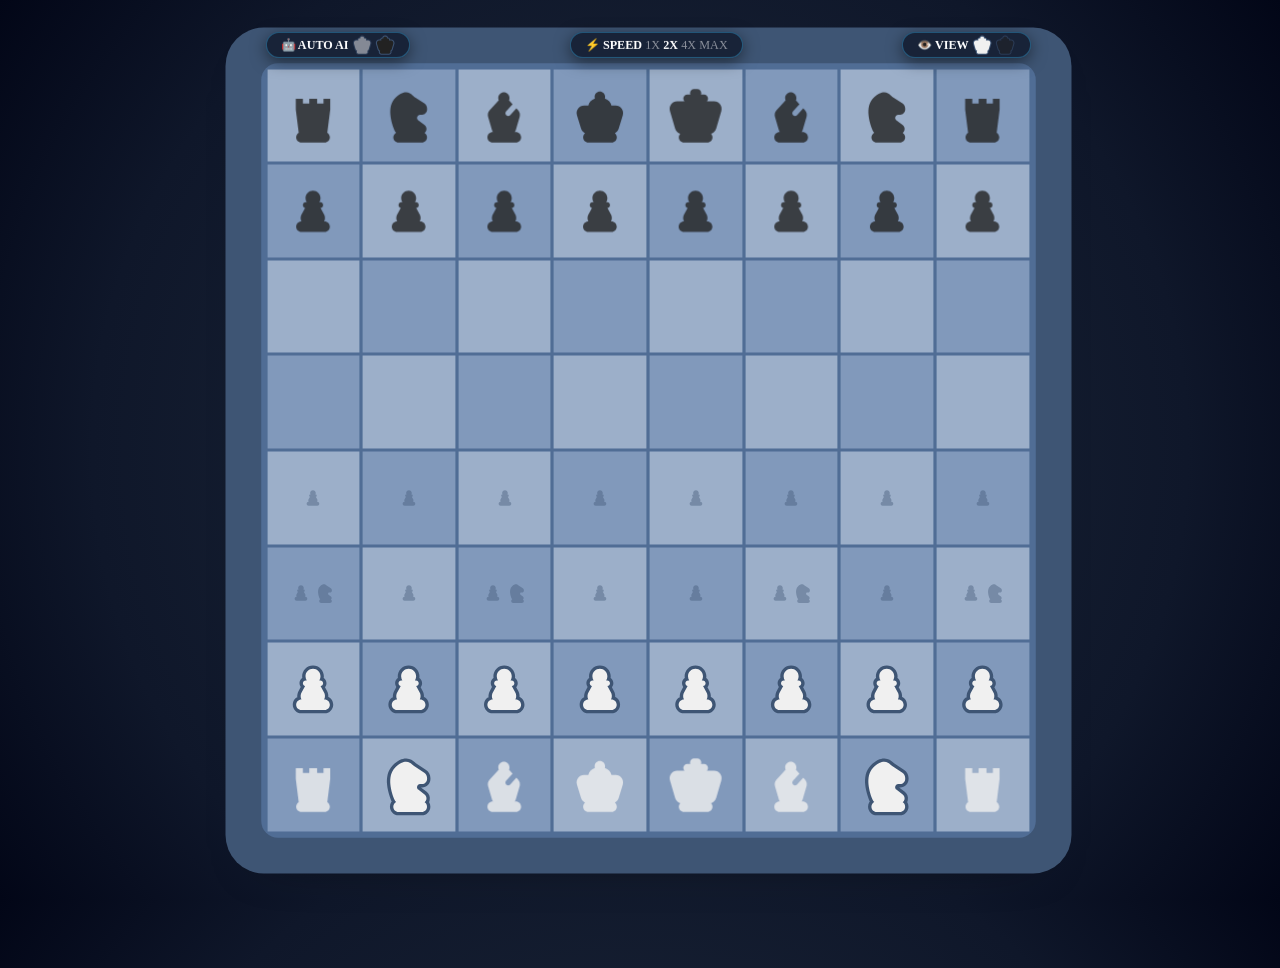
<file: Game/DeepKnight/index.html>
<!DOCTYPE html>
<html lang="en" >
<head>
  <meta charset="UTF-8">
  <title>DeepKnight - AI Chess Engine</title>
  <meta name="viewport" content="width=device-width, initial-scale=1"><link rel="stylesheet" href="https://public.codepenassets.com/css/normalize-5.0.0.min.css">
<link rel="stylesheet" href="./style.css">

</head>
<body>
<!-- partial:index.partial.html -->
<section id="view">
  <aside>
    <div class="control-card">
      <h3 title="Autonomous AI Mode">🤖 Auto AI</h3>
      <label for="white-random" title="White AI"><input type="checkbox" id="white-random" /><svg width="170" height="170" viewBox="0 0 170 170" fill="none" xmlns="http://www.w3.org/2000/svg" class="white"><use href="#king" /></svg></label>
      <label for="black-random" title="Black AI"><input type="checkbox" id="black-random" checked /><svg width="170" height="170" viewBox="0 0 170 170" fill="none" xmlns="http://www.w3.org/2000/svg" class="black"><use href="#king" /></svg></label>
    </div>
    <div class="control-card">
      <h3 title="Move Speed">⚡ Speed</h3>
      <label for="speed-slow"><input type="radio" name="speed" id="speed-slow" /><span>1x</span></label>
      <label for="speed-medium"><input type="radio" name="speed" id="speed-medium" checked /><span>2x</span></label>
      <label for="speed-fast"><input type="radio" name="speed" id="speed-fast" /><span>4x</span></label>
      <label for="speed-asap"><input type="radio" name="speed" id="speed-asap" /><span>Max</span></label>
    </div>
    <div class="control-card">
      <h3 title="Perspective View">👁️ View</h3>
      <label for="white-perspective" title="White Perspective"><input type="radio" name="perspective" id="white-perspective" checked /><svg width="170" height="170" viewBox="0 0 170 170" fill="none" xmlns="http://www.w3.org/2000/svg" class="white"><use href="#king" /></svg></label>
      <label for="black-perspective" title="Black Perspective"><input type="radio" name="perspective" id="black-perspective" /><svg width="170" height="170" viewBox="0 0 170 170" fill="none" xmlns="http://www.w3.org/2000/svg" class="black"><use href="#king" /></svg></label>
    </div>
  </aside>
  <div id="board"></div>
</section>

<svg aria-hidden style="display: none;" width="170" height="170" viewBox="0 0 170 170" fill="none" xmlns="http://www.w3.org/2000/svg">
  <g id="pawn">
    <path fill="var(--stroke)" d="M63.9596 75.8417L71.9157 80.049C73.2376 77.5492 73.3078 74.5734 72.1052 72.0141C70.9025 69.4547 68.5669 67.6094 65.7987 67.0316L63.9596 75.8417ZM53.8303 94.9961L61.7863 99.2034L61.7864 99.2034L53.8303 94.9961ZM53.2512 96.2739L44.7646 93.2777L44.7646 93.2777L53.2512 96.2739ZM54.1798 112V121C57.4071 121 60.3874 119.272 61.9907 116.471C63.5939 113.67 63.5747 110.225 61.9403 107.442L54.1798 112ZM114.82 112L107.06 107.442C105.425 110.225 105.406 113.67 107.009 116.471C108.613 119.272 111.593 121 114.82 121V112ZM115.749 96.2739L124.235 93.2776L124.235 93.2776L115.749 96.2739ZM115.17 94.9961L107.214 99.2034L107.214 99.2034L115.17 94.9961ZM105.111 75.9755L104.388 67.0046C101.37 67.2479 98.6777 68.9917 97.2213 71.6453C95.7649 74.2989 95.74 77.5069 97.1551 80.1828L105.111 75.9755ZM101.706 61L94.1937 56.0436C92.3701 58.8076 92.2116 62.3498 93.7811 65.2657C95.3506 68.1816 98.3945 70 101.706 70V61ZM68.294 61V70C71.6055 70 74.6494 68.1816 76.2189 65.2657C77.7884 62.3498 77.6299 58.8076 75.8063 56.0436L68.294 61ZM56.0036 71.6343L45.8743 90.7887L61.7864 99.2034L71.9157 80.049L56.0036 71.6343ZM45.8743 90.7887C45.5683 91.3674 45.1338 92.2321 44.7646 93.2777L61.7378 99.2702C61.7062 99.3598 61.685 99.4043 61.691 99.3911C61.6938 99.3851 61.7021 99.3674 61.718 99.3356C61.7341 99.3035 61.756 99.2608 61.7863 99.2034L45.8743 90.7887ZM44.7646 93.2777C43.8488 95.8717 40.5174 106.509 46.4192 116.558L61.9403 107.442C61.2075 106.194 60.9315 104.686 61.0138 103C61.0971 101.296 61.5308 99.8565 61.7378 99.2702L44.7646 93.2777ZM54.1798 103H54V121H54.1798V103ZM54 103C41.2975 103 31 113.297 31 126H49C49 123.239 51.2386 121 54 121V103ZM31 126C31 138.703 41.2974 149 54 149V131C51.2386 131 49 128.761 49 126H31ZM54 149H116V131H54V149ZM116 149C128.703 149 139 138.703 139 126H121C121 128.761 118.761 131 116 131V149ZM139 126C139 113.297 128.703 103 116 103V121C118.761 121 121 123.239 121 126H139ZM116 103H114.82V121H116V103ZM122.581 116.558C128.483 106.509 125.151 95.8716 124.235 93.2776L107.262 99.2702C107.469 99.8565 107.903 101.296 107.986 103C108.069 104.686 107.793 106.194 107.06 107.442L122.581 116.558ZM124.235 93.2776C123.866 92.2321 123.432 91.3674 123.126 90.7887L107.214 99.2034C107.244 99.2608 107.266 99.3035 107.282 99.3356C107.298 99.3674 107.306 99.3851 107.309 99.3912C107.315 99.4043 107.294 99.3598 107.262 99.2702L124.235 93.2776ZM123.126 90.7888L113.067 71.7681L97.1551 80.1828L107.214 99.2034L123.126 90.7888ZM103 68.5C103 67.7083 103.607 67.0675 104.388 67.0046L105.835 84.9463C114.328 84.2614 121 77.1644 121 68.5H103ZM104.5 70C103.672 70 103 69.3284 103 68.5H121C121 59.3873 113.613 52 104.5 52V70ZM101.706 70H104.5V52H101.706V70ZM109.218 65.9564C112.241 61.375 114 55.8793 114 50H96C96 52.248 95.3352 54.3134 94.1937 56.0436L109.218 65.9564ZM114 50C114 33.9837 101.016 21 85 21V39C91.0751 39 96 43.9249 96 50H114ZM85 21C68.9837 21 56 33.9837 56 50H74C74 43.9249 78.9249 39 85 39V21ZM56 50C56 55.8793 57.7591 61.375 60.7818 65.9564L75.8063 56.0436C74.6648 54.3134 74 52.248 74 50H56ZM65.5 70H68.294V52H65.5V70ZM67 68.5C67 69.3284 66.3284 70 65.5 70V52C56.3873 52 49 59.3873 49 68.5H67ZM65.7987 67.0316C66.4826 67.1743 67 67.7665 67 68.5H49C49 76.4618 54.6302 83.0882 62.1205 84.6518L65.7987 67.0316Z" />
    <path fill-rule="evenodd" clip-rule="evenodd" d="M63.9596 75.8417L53.8303 94.9961C53.6109 95.4111 53.4075 95.8312 53.2512 96.2739C52.4848 98.4448 50.4371 105.627 54.1798 112H54C46.268 112 40 118.268 40 126C40 133.732 46.268 140 54 140H116C123.732 140 130 133.732 130 126C130 118.268 123.732 112 116 112H114.82C118.563 105.627 116.515 98.4447 115.749 96.2739C115.592 95.8312 115.389 95.4111 115.17 94.9961L105.111 75.9755C108.967 75.6645 112 72.4364 112 68.5C112 64.3579 108.642 61 104.5 61H101.706C103.788 57.8442 105 54.0636 105 50C105 38.9543 96.0457 30 85 30C73.9543 30 65 38.9543 65 50C65 54.0636 66.2119 57.8442 68.294 61H65.5C61.3579 61 58 64.3579 58 68.5C58 72.1142 60.5564 75.1312 63.9596 75.8417Z" />
  </g>

  <g id="rook">
    <path fill="var(--stroke)" d="M96 40H105C105 35.0294 100.971 31 96 31V40ZM75 40V31C70.0294 31 66 35.0294 66 40H75ZM75 53L75 62C77.3869 62 79.6761 61.0518 81.364 59.364C83.0518 57.6761 84 55.387 84 53H75ZM58 53H49C49 57.9706 53.0294 62 58 62L58 53ZM58 40H67C67 35.0294 62.9706 31 58 31V40ZM39 40V31C34.0294 31 30 35.0294 30 40H39ZM39 69H30C30 69.379 30.0239 69.7577 30.0717 70.1337L39 69ZM46.8667 130.951L51.4589 138.691C54.5432 136.861 56.2467 133.375 55.795 129.817L46.8667 130.951ZM123.133 130.951L114.205 129.817C113.753 133.375 115.457 136.861 118.541 138.691L123.133 130.951ZM131 69L139.928 70.1338C139.976 69.7577 140 69.3791 140 69L131 69ZM131 40H140C140 35.0294 135.971 31 131 31V40ZM113 40V31C108.029 31 104 35.0294 104 40H113ZM113 53L113 62C115.387 62 117.676 61.0518 119.364 59.364C121.052 57.6761 122 55.387 122 53H113ZM96 53H87C87 57.9706 91.0294 62 96 62L96 53ZM96 31H75V49H96V31ZM66 40V53H84V40H66ZM75 44L58 44L58 62L75 62L75 44ZM67 53V40H49V53H67ZM58 31H39V49H58V31ZM30 40V69H48V40H30ZM30.0717 70.1337L37.9384 132.085L55.795 129.817L47.9283 67.8663L30.0717 70.1337ZM42.2745 123.211C35.5441 127.204 30.9998 134.566 30.9998 143H48.9998C48.9998 141.18 49.9671 139.576 51.4589 138.691L42.2745 123.211ZM30.9998 143C30.9998 155.703 41.2973 166 53.9998 166V148C51.2384 148 48.9998 145.761 48.9998 143H30.9998ZM53.9998 166H116V148H53.9998V166ZM116 166C128.702 166 139 155.703 139 143H121C121 145.761 118.761 148 116 148V166ZM139 143C139 134.567 134.456 127.204 127.725 123.211L118.541 138.691C120.033 139.576 121 141.18 121 143H139ZM132.061 132.085L139.928 70.1338L122.072 67.8662L114.205 129.817L132.061 132.085ZM140 69V40H122V69H140ZM131 31H113V49H131V31ZM104 40V53H122V40H104ZM113 44L96 44L96 62L113 62L113 44ZM105 53V40H87V53H105Z" />
    <path fill-rule="evenodd" clip-rule="evenodd" d="M96 40H75V53L58 53V40H39V69L46.8667 130.951C42.7556 133.39 39.9998 137.873 39.9998 143C39.9998 150.732 46.2678 157 53.9998 157H116C123.732 157 130 150.732 130 143C130 137.873 127.244 133.39 123.133 130.951L131 69V40H113V53L96 53V40Z" />
  </g>

  
  <g id="knight">
    <path fill="var(--stroke)" d="M49.1052 38.3193L55.4587 44.6937L55.4587 44.6937L49.1052 38.3193ZM94.2401 29.9368L87.874 36.2986L87.8741 36.2987L94.2401 29.9368ZM47.3161 124.557L55.6423 121.14L55.6423 121.14L47.3161 124.557ZM51.766 130.503L55.8329 138.532C58.5612 137.15 60.401 134.477 60.7176 131.435C61.0343 128.393 59.7845 125.399 57.3994 123.484L51.766 130.503ZM127.628 131.204L122.091 124.109C119.79 125.905 118.502 128.705 118.637 131.621C118.773 134.537 120.314 137.207 122.772 138.782L127.628 131.204ZM132.387 123.702L141.165 125.687L141.165 125.687L132.387 123.702ZM127.584 110.339L133.091 103.22L133.091 103.22L127.584 110.339ZM110.576 97.1821L105.069 104.301L105.069 104.301L110.576 97.1821ZM126.76 52.2539L121.858 59.802L121.858 59.802L126.76 52.2539ZM99.5001 34.552L104.402 27.0039L104.402 27.0039L99.5001 34.552ZM94.4956 30.1927L100.866 23.8348L100.866 23.8347L94.4956 30.1927ZM55.4587 44.6937C66.4763 33.7121 74.1214 31.8771 78.4041 32.0063C82.8219 32.1396 86.0037 34.427 87.874 36.2986L100.606 23.575C96.9524 19.9187 89.6658 14.3378 78.9468 14.0145C68.0925 13.6871 55.9323 18.8073 42.7516 31.9449L55.4587 44.6937ZM55.6423 121.14C51.8581 111.919 46.772 97.1895 45.3694 82.2455C43.9517 67.1402 46.4349 53.688 55.4587 44.6937L42.7516 31.9449C28.1598 46.4892 25.8204 66.5842 27.4482 83.9274C29.091 101.432 34.9182 118.052 38.99 127.974L55.6423 121.14ZM57.3994 123.484C56.6293 122.866 56.029 122.082 55.6423 121.14L38.99 127.974C40.5712 131.827 43.0657 135.061 46.1326 137.522L57.3994 123.484ZM53.0838 143C53.0838 141.063 54.183 139.368 55.8329 138.532L47.699 122.475C40.2331 126.256 35.0838 134.019 35.0838 143H53.0838ZM58.0838 148C55.3224 148 53.0838 145.761 53.0838 143H35.0838C35.0838 155.703 45.3812 166 58.0838 166V148ZM120.084 148H58.0838V166H120.084V148ZM125.084 143C125.084 145.761 122.845 148 120.084 148V166C132.786 166 143.084 155.703 143.084 143H125.084ZM122.772 138.782C124.181 139.685 125.084 141.24 125.084 143H143.084C143.084 134.852 138.84 127.7 132.484 123.627L122.772 138.782ZM123.608 121.717C123.387 122.695 122.843 123.522 122.091 124.109L133.165 138.3C137.095 135.233 140 130.837 141.165 125.687L123.608 121.717ZM122.077 117.458C123.372 118.459 123.969 120.121 123.608 121.717L141.165 125.687C143.069 117.265 139.92 108.503 133.091 103.22L122.077 117.458ZM105.069 104.301L122.077 117.458L133.091 103.22L116.083 90.0634L105.069 104.301ZM98.3876 90.6851C98.3876 96.0131 100.855 101.041 105.069 104.301L116.083 90.0634C116.275 90.2123 116.388 90.4418 116.388 90.6851H98.3876ZM115.602 73.471C106.095 73.471 98.3876 81.178 98.3876 90.6851H116.388C116.388 91.1191 116.036 91.471 115.602 91.471V73.471ZM120.815 73.471H115.602V91.471H120.815V73.471ZM125.243 69.0432C125.243 71.4886 123.261 73.471 120.815 73.471V91.471C133.202 91.471 143.243 81.4297 143.243 69.0432H125.243ZM125.243 66.0369V69.0432H143.243V66.0369H125.243ZM121.858 59.802C123.969 61.1731 125.243 63.5195 125.243 66.0369H143.243C143.243 57.4241 138.885 49.3965 131.661 44.7058L121.858 59.802ZM94.5985 42.1001L121.858 59.802L131.661 44.7058L104.402 27.0039L94.5985 42.1001ZM88.1255 36.5506C89.5726 38.0004 91.8096 40.2891 94.5985 42.1001L104.402 27.0039C103.476 26.4028 102.551 25.5233 100.866 23.8348L88.1255 36.5506ZM87.8741 36.2987C87.9569 36.3816 88.04 36.4649 88.1256 36.5506L100.866 23.8347C100.781 23.7498 100.694 23.6625 100.606 23.5749L87.8741 36.2987Z" />
    <path fill-rule="evenodd" clip-rule="evenodd" d="M94.2401 29.9368C88.716 24.409 73.3034 14.2001 49.1052 38.3193C25.4895 61.8579 39.4602 105.414 47.3161 124.557C48.3001 126.955 49.8475 128.963 51.766 130.503C47.208 132.812 44.0838 137.541 44.0838 143C44.0838 150.732 50.3518 157 58.0838 157H120.084C127.816 157 134.084 150.732 134.084 143C134.084 138.046 131.511 133.693 127.628 131.204C129.969 129.378 131.694 126.766 132.387 123.702C133.519 118.693 131.646 113.481 127.584 110.339L110.576 97.1821C108.565 95.6265 107.388 93.2275 107.388 90.6851C107.388 86.1486 111.065 82.471 115.602 82.471H120.815C128.231 82.471 134.243 76.4592 134.243 69.0432V66.0369C134.243 60.4718 131.427 55.2848 126.76 52.2539L99.5001 34.552C97.6428 33.3459 96.0618 31.7619 94.4956 30.1927C94.4104 30.1073 94.3252 30.022 94.2401 29.9368Z" />
  </g>
  
  <g id="bishop">
    <path fill="var(--stroke)" d="M97.7142 44.0856L89.4897 40.4306L87.1055 45.7955L91.0547 50.1396L97.7142 44.0856ZM107.204 54.5248L113.843 60.6014L119.386 54.5454L113.864 48.4708L107.204 54.5248ZM90.0638 73.2519L96.7027 79.3284L96.7027 79.3284L90.0638 73.2519ZM90.5325 83.8481L84.4559 90.4871L84.4559 90.4871L90.5325 83.8481ZM101.129 83.3795L107.768 89.456L107.768 89.456L101.129 83.3795ZM117.337 65.6709L123.997 59.6168L117.36 52.3162L110.698 59.5943L117.337 65.6709ZM122.204 71.0243L115.544 77.0783L115.544 77.0783L122.204 71.0243ZM126.158 88.1953L134.795 90.7267L134.795 90.7267L126.158 88.1953ZM115.792 123.563L107.155 121.031L107.155 121.031L115.792 123.563ZM113.283 128.798L105.902 123.648L96.0296 137.798H113.283V128.798ZM54.7167 128.798V137.798H71.9704L62.0977 123.648L54.7167 128.798ZM52.2081 123.563L60.8447 121.031L60.8447 121.031L52.2081 123.563ZM41.8417 88.1953L33.2051 90.7267L33.2051 90.7267L41.8417 88.1953ZM45.7961 71.0243L52.4556 77.0783L52.4556 77.0783L45.7961 71.0243ZM70.2858 44.0856L76.9453 50.1396L80.8945 45.7955L78.5103 40.4306L70.2858 44.0856ZM105.939 47.7406C107.267 44.7523 108 41.4498 108 38H90C90 38.8832 89.8148 39.6991 89.4897 40.4306L105.939 47.7406ZM113.864 48.4708L104.374 38.0315L91.0547 50.1396L100.545 60.5789L113.864 48.4708ZM96.7027 79.3284L113.843 60.6014L100.565 48.4483L83.4248 67.1754L96.7027 79.3284ZM96.609 77.2092C97.2201 77.7685 97.2621 78.7173 96.7027 79.3284L83.4248 67.1754C77.2722 73.8975 77.7338 84.3345 84.4559 90.4871L96.609 77.2092ZM94.4898 77.3029C95.0491 76.6918 95.9979 76.6499 96.609 77.2092L84.4559 90.4871C91.178 96.6397 101.615 96.1781 107.768 89.456L94.4898 77.3029ZM110.698 59.5943L94.4898 77.3029L107.768 89.456L123.976 71.7474L110.698 59.5943ZM128.863 64.9702L123.997 59.6168L110.678 71.7249L115.544 77.0783L128.863 64.9702ZM134.795 90.7267C137.442 81.6942 135.195 71.9349 128.863 64.9702L115.544 77.0783C117.655 79.3999 118.404 82.653 117.522 85.6638L134.795 90.7267ZM124.429 126.094L134.795 90.7267L117.522 85.6638L107.155 121.031L124.429 126.094ZM120.664 133.948C122.307 131.594 123.591 128.951 124.429 126.094L107.155 121.031C106.874 121.992 106.446 122.869 105.902 123.648L120.664 133.948ZM116 119.798H113.283V137.798H116V119.798ZM139 142.798C139 130.096 128.703 119.798 116 119.798V137.798C118.761 137.798 121 140.037 121 142.798H139ZM116 165.798C128.703 165.798 139 155.501 139 142.798H121C121 145.56 118.761 147.798 116 147.798V165.798ZM54 165.798H116V147.798H54V165.798ZM31 142.798C31 155.501 41.2974 165.798 54 165.798V147.798C51.2386 147.798 49 145.56 49 142.798H31ZM54 119.798C41.2975 119.798 31 130.096 31 142.798H49C49 140.037 51.2386 137.798 54 137.798V119.798ZM54.7167 119.798H54V137.798H54.7167V119.798ZM43.5714 126.094C44.4088 128.951 45.6929 131.594 47.3357 133.948L62.0977 123.648C61.5539 122.869 61.1262 121.992 60.8447 121.031L43.5714 126.094ZM33.2051 90.7267L43.5714 126.094L60.8447 121.031L50.4784 85.6638L33.2051 90.7267ZM39.1366 64.9702C32.8051 71.9349 30.5576 81.6942 33.2051 90.7267L50.4784 85.6638C49.5959 82.653 50.3451 79.3999 52.4556 77.0783L39.1366 64.9702ZM63.6264 38.0315L39.1366 64.9702L52.4556 77.0783L76.9453 50.1396L63.6264 38.0315ZM60 38C60 41.4498 60.7334 44.7523 62.0614 47.7406L78.5103 40.4306C78.1852 39.6991 78 38.8832 78 38H60ZM84 14C70.7452 14 60 24.7452 60 38H78C78 34.6863 80.6863 32 84 32V14ZM108 38C108 24.7452 97.2548 14 84 14V32C87.3137 32 90 34.6863 90 38H108Z" />
    <path fill-rule="evenodd" clip-rule="evenodd" d="M99 38C99 40.1665 98.5407 42.2257 97.7142 44.0856L107.204 54.5248L90.0638 73.2519C87.2671 76.3074 87.477 81.0515 90.5325 83.8481C93.588 86.6448 98.3321 86.435 101.129 83.3795L117.337 65.6709L122.204 71.0243C126.425 75.6674 127.923 82.1736 126.158 88.1953L115.792 123.563C115.233 125.471 114.377 127.231 113.283 128.798H116C123.732 128.798 130 135.066 130 142.798C130 150.53 123.732 156.798 116 156.798H54C46.268 156.798 40 150.53 40 142.798C40 135.066 46.268 128.798 54 128.798H54.7167C53.6234 127.231 52.7675 125.471 52.2081 123.563L41.8417 88.1953C40.0767 82.1736 41.5751 75.6674 45.7961 71.0243L70.2858 44.0856C69.4593 42.2257 69 40.1665 69 38C69 29.7157 75.7157 23 84 23C92.2843 23 99 29.7157 99 38Z" />
  </g>

  <g id="queen">
    <path fill="var(--stroke)" d="M98.3201 39.3222L89.7589 36.5462C88.2688 41.1416 90.6725 46.0937 95.2048 47.7659L98.3201 39.3222ZM71.6799 39.3222L74.7952 47.7659C79.3275 46.0937 81.7312 41.1416 80.2411 36.5462L71.6799 39.3222ZM54.2398 58V67C58.658 67 62.4228 63.7931 63.1253 59.4312L54.2398 58ZM23.8059 83.7931L32.42 81.1862L32.42 81.1862L23.8059 83.7931ZM34.7006 119.793L26.0864 122.4L26.0864 122.4L34.7006 119.793ZM45.4311 132.146L51.1198 139.12C53.5226 137.16 54.7472 134.101 54.3609 131.025C53.9746 127.948 52.0318 125.287 49.2191 123.982L45.4311 132.146ZM124.913 131.982L120.97 123.892C118.183 125.25 116.292 127.947 115.963 131.029C115.635 134.112 116.917 137.147 119.355 139.061L124.913 131.982ZM135.299 119.793L126.685 117.186L126.685 117.186L135.299 119.793ZM146.194 83.7932L137.58 81.1862L137.58 81.1862L146.194 83.7932ZM115.76 58L106.875 59.4312C107.577 63.7931 111.342 67 115.76 67V58ZM90 35C90 35.5543 89.9131 36.0707 89.7589 36.5462L106.881 42.0983C107.61 39.8513 108 37.4624 108 35H90ZM85 30C87.7614 30 90 32.2386 90 35H108C108 22.2975 97.7026 12 85 12V30ZM80 35C80 32.2386 82.2386 30 85 30V12C72.2975 12 62 22.2975 62 35H80ZM80.2411 36.5462C80.0869 36.0707 80 35.5543 80 35H62C62 37.4624 62.3902 39.8513 63.1188 42.0983L80.2411 36.5462ZM63.1253 59.4312C63.7988 55.2498 67.5604 50.4352 74.7952 47.7659L68.5647 30.8786C57.1112 35.1044 47.3444 44.2138 45.3544 56.5688L63.1253 59.4312ZM54.2398 49H42.9485V67H54.2398V49ZM42.9485 49C23.4932 49 9.55633 67.7789 15.1917 86.4001L32.42 81.1862C30.2825 74.123 35.5689 67 42.9485 67V49ZM15.1917 86.4001L26.0864 122.4L43.3148 117.186L32.42 81.1862L15.1917 86.4001ZM26.0864 122.4C28.5395 130.506 34.3182 136.911 41.643 140.31L49.2191 123.982C46.429 122.687 44.2438 120.256 43.3148 117.186L26.0864 122.4ZM39.7423 125.172C34.5896 129.375 31.2741 135.804 31.2741 143H49.2741C49.2741 141.44 49.978 140.051 51.1198 139.12L39.7423 125.172ZM31.2741 143C31.2741 155.703 41.5715 166 54.2741 166V148C51.5127 148 49.2741 145.761 49.2741 143H31.2741ZM54.2741 166H116.274V148H54.2741V166ZM116.274 166C128.977 166 139.274 155.703 139.274 143H121.274C121.274 145.761 119.036 148 116.274 148V166ZM139.274 143C139.274 135.648 135.815 129.099 130.471 124.904L119.355 139.061C120.54 139.991 121.274 141.407 121.274 143H139.274ZM128.856 140.073C135.943 136.619 141.516 130.321 143.914 122.4L126.685 117.186C125.777 120.186 123.67 122.576 120.97 123.892L128.856 140.073ZM143.914 122.4L154.808 86.4001L137.58 81.1862L126.685 117.186L143.914 122.4ZM154.808 86.4001C160.444 67.7789 146.507 49 127.052 49V67C134.431 67 139.718 74.123 137.58 81.1862L154.808 86.4001ZM127.052 49H115.76V67H127.052V49ZM95.2048 47.7659C102.44 50.4352 106.201 55.2498 106.875 59.4312L124.646 56.5688C122.656 44.2138 112.889 35.1044 101.435 30.8786L95.2048 47.7659Z" />
    <path fill-rule="evenodd" clip-rule="evenodd" d="M98.3201 39.3222C98.7615 37.961 99 36.5084 99 35C99 27.268 92.732 21 85 21C77.268 21 71 27.268 71 35C71 36.5084 71.2385 37.961 71.6799 39.3222C62.3358 42.7698 55.5716 49.7318 54.2398 58H42.9485C29.5311 58 19.9194 70.951 23.8059 83.7931L34.7006 119.793C36.3917 125.381 40.3736 129.799 45.4311 132.146C42.2838 134.713 40.2741 138.622 40.2741 143C40.2741 150.732 46.5421 157 54.2741 157H116.274C124.006 157 130.274 150.732 130.274 143C130.274 138.528 128.177 134.545 124.913 131.982C129.807 129.597 133.647 125.254 135.299 119.793L146.194 83.7932C150.081 70.951 140.469 58 127.052 58H115.76C114.428 49.7318 107.664 42.7698 98.3201 39.3222Z" />
  </g>
  
  <g id="king">
    <path fill="var(--stroke)" d="M71.3981 29V38C74.4851 38 77.3566 36.4179 79.0059 33.8085C80.6552 31.1991 80.8521 27.9265 79.5275 25.1382L71.3981 29ZM55.5392 47V56C59.196 56 62.4893 53.7874 63.8715 50.4019C65.2537 47.0165 64.4501 43.1312 61.8383 40.5718L55.5392 47ZM16.8101 72.5915L25.4512 70.0754L25.4512 70.0754L16.8101 72.5915ZM30.4959 119.592L39.137 117.075L39.137 117.075L30.4959 119.592ZM44.3251 133.266L50.7933 139.524C52.9992 137.244 53.8418 133.971 53.011 130.909C52.1801 127.848 49.7986 125.449 46.7427 124.597L44.3251 133.266ZM126.438 133.253L123.999 124.59C120.947 125.449 118.572 127.851 117.747 130.913C116.923 133.974 117.77 137.244 119.978 139.52L126.438 133.253ZM140.22 119.592L148.861 122.108L148.861 122.108L140.22 119.592ZM153.906 72.5915L145.265 70.0753L145.265 70.0753L153.906 72.5915ZM115.236 47L108.937 40.5718C106.325 43.1312 105.522 47.0165 106.904 50.4019C108.286 53.7874 111.579 56 115.236 56V47ZM99.3773 29L91.2479 25.1382C89.9233 27.9265 90.1202 31.1991 91.7695 33.8085C93.4188 36.4179 96.2903 38 99.3773 38V29ZM79.3877 24.5C79.3877 23.6716 80.0593 23 80.8877 23V5C70.1181 5 61.3877 13.7304 61.3877 24.5H79.3877ZM79.5275 25.1382C79.4407 24.9555 79.3877 24.7465 79.3877 24.5H61.3877C61.3877 27.4743 62.0598 30.3168 63.2688 32.8618L79.5275 25.1382ZM71.3981 20H62.8877V38H71.3981V20ZM62.8877 20C52.1181 20 43.3877 28.7304 43.3877 39.5H61.3877C61.3877 38.6716 62.0593 38 62.8877 38V20ZM43.3877 39.5C43.3877 44.9545 45.639 49.8994 49.2401 53.4282L61.8383 40.5718C61.5498 40.2891 61.3877 39.9216 61.3877 39.5H43.3877ZM55.5392 38H36.0125V56H55.5392V38ZM36.0125 38C16.6845 38 2.7653 56.5505 8.16895 75.1077L25.4512 70.0754C23.4015 63.0364 28.6812 56 36.0125 56V38ZM8.16895 75.1077L21.8548 122.108L39.137 117.075L25.4512 70.0754L8.16895 75.1077ZM21.8548 122.108C24.7108 131.916 32.4229 139.291 41.9074 141.936L46.7427 124.597C43.1399 123.592 40.2185 120.789 39.137 117.075L21.8548 122.108ZM37.8569 127.008C33.861 131.139 31.3877 136.79 31.3877 143H49.3877C49.3877 141.646 49.9143 140.433 50.7933 139.524L37.8569 127.008ZM31.3877 143C31.3877 155.703 41.6852 166 54.3877 166V148C51.6263 148 49.3877 145.761 49.3877 143H31.3877ZM54.3877 166H116.388V148H54.3877V166ZM116.388 166C129.09 166 139.388 155.703 139.388 143H121.388C121.388 145.761 119.149 148 116.388 148V166ZM139.388 143C139.388 136.779 136.906 131.119 132.898 126.987L119.978 139.52C120.859 140.429 121.388 141.643 121.388 143H139.388ZM128.876 141.917C138.33 139.256 146.012 131.893 148.861 122.108L131.579 117.075C130.5 120.781 127.59 123.579 123.999 124.59L128.876 141.917ZM148.861 122.108L162.547 75.1077L145.265 70.0753L131.579 117.075L148.861 122.108ZM162.547 75.1077C167.951 56.5504 154.032 38 134.704 38V56C142.035 56 147.315 63.0364 145.265 70.0753L162.547 75.1077ZM134.704 38H115.236V56H134.704V38ZM121.535 53.4282C125.136 49.8994 127.388 44.9545 127.388 39.5H109.388C109.388 39.9216 109.226 40.2891 108.937 40.5718L121.535 53.4282ZM127.388 39.5C127.388 28.7304 118.657 20 107.888 20V38C108.716 38 109.388 38.6716 109.388 39.5H127.388ZM107.888 20H99.3773V38H107.888V20ZM91.3877 24.5C91.3877 24.7465 91.3347 24.9555 91.2479 25.1382L107.507 32.8618C108.716 30.3168 109.388 27.4743 109.388 24.5H91.3877ZM89.8877 23C90.7161 23 91.3877 23.6716 91.3877 24.5H109.388C109.388 13.7304 100.657 5 89.8877 5V23ZM80.8877 23H89.8877V5H80.8877V23Z" />
    <path fill-rule="evenodd" clip-rule="evenodd" d="M80.8877 14C75.0887 14 70.3877 18.701 70.3877 24.5C70.3877 26.1104 70.7502 27.6361 71.3981 29H62.8877C57.0887 29 52.3877 33.701 52.3877 39.5C52.3877 42.438 53.5944 45.0942 55.5392 47H36.0125C22.6829 47 13.0834 59.7934 16.8101 72.5915L30.4959 119.592C32.4647 126.353 37.7814 131.441 44.3251 133.266C41.8876 135.786 40.3877 139.218 40.3877 143C40.3877 150.732 46.6557 157 54.3877 157H116.388C124.12 157 130.388 150.732 130.388 143C130.388 139.211 128.883 135.774 126.438 133.253C132.96 131.417 138.256 126.337 140.22 119.592L153.906 72.5915C157.633 59.7934 148.033 47 134.704 47H115.236C117.181 45.0942 118.388 42.438 118.388 39.5C118.388 33.701 113.687 29 107.888 29H99.3773C100.025 27.6361 100.388 26.1104 100.388 24.5C100.388 18.701 95.6867 14 89.8877 14H80.8877Z" />
  </g>
</svg>
<!-- partial -->
  <script  src="./script.js"></script>

</body>
</html>
</file>
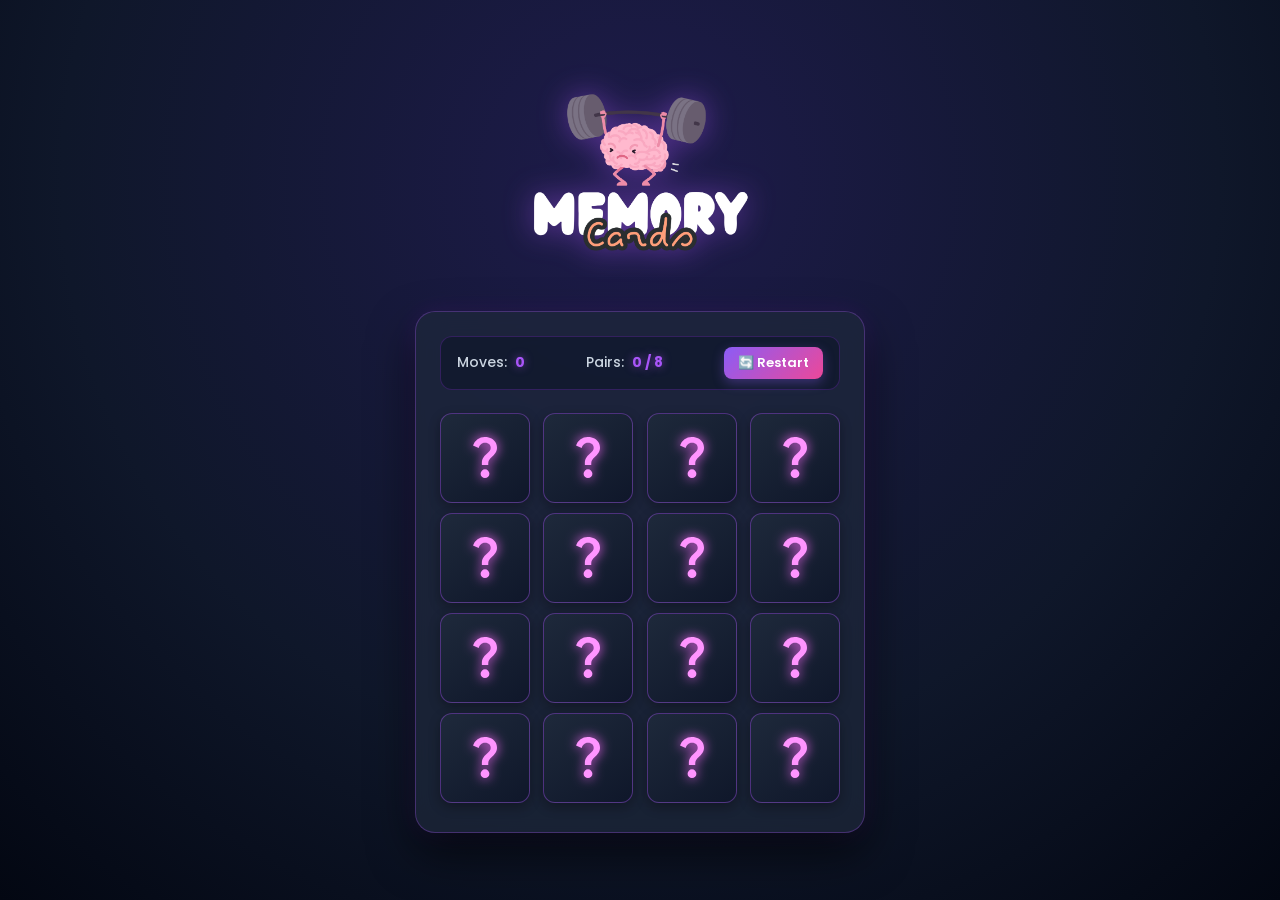
<file: Game/DoubleTake/index.html>
<!doctype html>
<html lang="en"> 
 <head> 
  <meta charset="utf-8"> 
  <title>DoubleTake - Card Memory Game</title> 
	<link rel="icon" type="image/x-icon" href="favicon.ico">
  <link rel="stylesheet" href="style.css"> 
  <meta name="viewport" content="width=device-width, initial-scale=1.0"> 
 </head> 
 <body> 
  <div class="logo-container">
    <img src="favicon.png" alt="DoubleTake Logo" class="game-logo">
  </div>
  <div class="wrapper"> 
    <div class="stats-bar">
      <div class="stat-item"><span class="stat-label">Moves:</span> <span id="moves-count" class="stat-val">0</span></div>
      <div class="stat-item"><span class="stat-label">Pairs:</span> <span id="match-count" class="stat-val">0 / 8</span></div>
      <button id="restart-btn" class="restart-btn" onclick="shuffleCard()">🔄 Restart</button>
    </div>
    <div id="win-banner" class="win-banner">✨ Congratulations! All pairs found! ✨</div>
   <ul class="cards"> 
    <li class="card"> 
     <div class="view front-view"> 
      <img src="images/que_icon2.svg" alt="icon"> 
     </div> 
     <div class="view back-view"> 
      <img src="images/img-1.png" alt="card-img"> 
     </div> </li> 
    <li class="card"> 
     <div class="view front-view"> 
      <img src="images/que_icon2.svg" alt="icon"> 
     </div> 
     <div class="view back-view"> 
      <img src="images/img-6.png" alt="card-img"> 
     </div> </li> 
    <li class="card"> 
     <div class="view front-view"> 
      <img src="images/que_icon2.svg" alt="icon"> 
     </div> 
     <div class="view back-view"> 
      <img src="images/img-3.png" alt="card-img"> 
     </div> </li> 
    <li class="card"> 
     <div class="view front-view"> 
      <img src="images/que_icon2.svg" alt="icon"> 
     </div> 
     <div class="view back-view"> 
      <img src="images/img-2.png" alt="card-img"> 
     </div> </li> 
    <li class="card"> 
     <div class="view front-view"> 
      <img src="images/que_icon2.svg" alt="icon"> 
     </div> 
     <div class="view back-view"> 
      <img src="images/img-1.png" alt="card-img"> 
     </div> </li> 
    <li class="card"> 
     <div class="view front-view"> 
      <img src="images/que_icon2.svg" alt="icon"> 
     </div> 
     <div class="view back-view"> 
      <img src="images/img-5.png" alt="card-img"> 
     </div> </li> 
    <li class="card"> 
     <div class="view front-view"> 
      <img src="images/que_icon2.svg" alt="icon"> 
     </div> 
     <div class="view back-view"> 
      <img src="images/img-2.png" alt="card-img"> 
     </div> </li> 
    <li class="card"> 
     <div class="view front-view"> 
      <img src="images/que_icon2.svg" alt="icon"> 
     </div> 
     <div class="view back-view"> 
      <img src="images/img-6.png" alt="card-img"> 
     </div> </li> 
    <li class="card"> 
     <div class="view front-view"> 
      <img src="images/que_icon2.svg" alt="icon"> 
     </div> 
     <div class="view back-view"> 
      <img src="images/img-3.png" alt="card-img"> 
     </div> </li> 
    <li class="card"> 
     <div class="view front-view"> 
      <img src="images/que_icon2.svg" alt="icon"> 
     </div> 
     <div class="view back-view"> 
      <img src="images/img-4.png" alt="card-img"> 
     </div> </li> 
    <li class="card"> 
     <div class="view front-view"> 
      <img src="images/que_icon2.svg" alt="icon"> 
     </div> 
     <div class="view back-view"> 
      <img src="images/img-5.png" alt="card-img"> 
     </div> </li> 
    <li class="card"> 
     <div class="view front-view"> 
      <img src="images/que_icon2.svg" alt="icon"> 
     </div> 
     <div class="view back-view"> 
      <img src="images/img-4.png" alt="card-img"> 
     </div> </li> 
    <li class="card"> 
     <div class="view front-view"> 
      <img src="images/que_icon2.svg" alt="icon"> 
     </div> 
     <div class="view back-view"> 
      <img src="images/img-4.png" alt="card-img"> 
     </div> </li> 
    <li class="card"> 
     <div class="view front-view"> 
      <img src="images/que_icon2.svg" alt="icon"> 
     </div> 
     <div class="view back-view"> 
      <img src="images/img-4.png" alt="card-img"> 
     </div> </li> 
    <li class="card"> 
     <div class="view front-view"> 
      <img src="images/que_icon2.svg" alt="icon"> 
     </div> 
     <div class="view back-view"> 
      <img src="images/img-4.png" alt="card-img"> 
     </div> </li> 
    <li class="card"> 
     <div class="view front-view"> 
      <img src="images/que_icon2.svg" alt="icon"> 
     </div> 
     <div class="view back-view"> 
      <img src="images/img-4.png" alt="card-img"> 
     </div> </li> 
   </ul> 
  </div> 
  <script src="script.js"></script> 
 
</body></html>
</file>
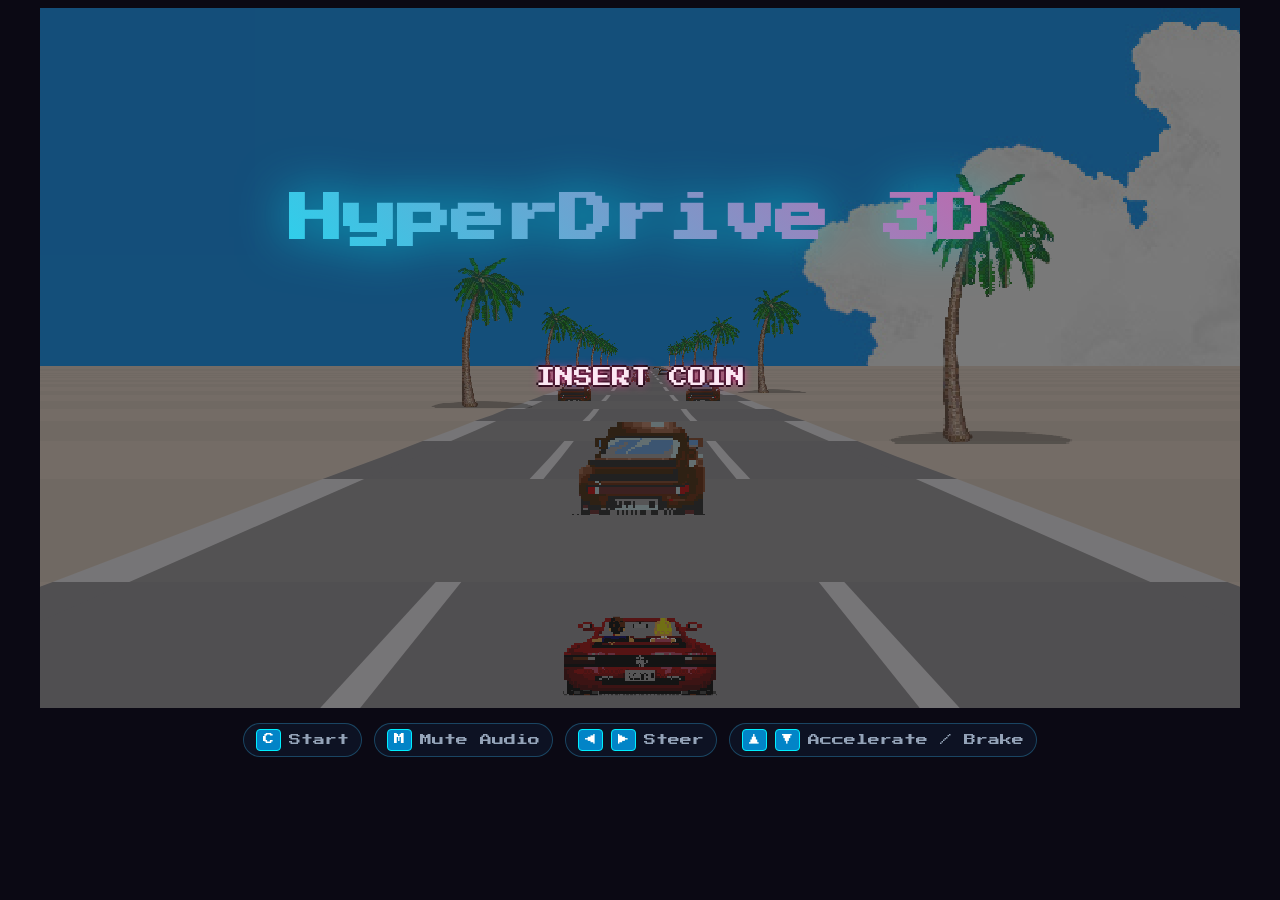
<file: Game/HyperDrive3D/index.html>
<!DOCTYPE html>
<html lang="en">
  <head>
    <meta charset="UTF-8" />
    <title>HyperDrive 3D</title>
<link rel="icon" href="icon.png">
    <link
      rel="stylesheet"
      href="https://fonts.googleapis.com/css?family=Press+Start+2P"
    />

    <style>
      body {
        background: #0b0914;
        font-family: "Press Start 2P", monospace;
        font-smooth: never;
        height: 98vh;
      }

      /* UI */
      .topUI {
        position: absolute;
        z-index: 1000; /* need this cause clip-path changes stack context */
        transform: translate(-50%, 25px);
        text-shadow: 0 0 10px rgba(0, 240, 255, 0.7), -2px 0 black, 0 2px black, 2px 0 black, 0 -2px black;
        letter-spacing: 2px;
        color: #fff;
        font-size: 16px;
      }
      .topUI::before {
        display: inline-block;
        height: 18px;
        padding: 2px 6px;
        line-height: 18px;
        font-size: 13px;
        background: rgba(15, 23, 42, 0.9);
        text-shadow: none;
        font-weight: 900;
        letter-spacing: 1px;
        border-radius: 6px;
        margin-right: 18px;
        border: 2px solid #00f0ff;
        box-shadow: 0 0 10px rgba(0, 240, 255, 0.4);
      }
      #time {
        left: 14%;
        color: #fde047;
      }
      #time::before {
        content: "TIME";
        color: #fb923c;
        border-color: #fb923c;
        box-shadow: 0 0 10px rgba(251, 146, 60, 0.4);
      }
      #score {
        left: 45%;
        color: #38bdf8;
      }
      #score::before {
        content: "SCORE";
        color: #ec4899;
        border-color: #ec4899;
        box-shadow: 0 0 10px rgba(236, 72, 153, 0.4);
      }
      #lap {
        left: 86%;
        width: 45%;
        color: #4ade80;
      }
      #lap::before {
        content: "LAP";
        color: #00f0ff;
        border-color: #00f0ff;
        box-shadow: 0 0 10px rgba(0, 240, 255, 0.4);
      }

      #tacho {
        position: absolute;
        text-align: right;
        width: 23%;
        bottom: 5%;
        z-index: 2000;
        color: #e62e13;
        text-shadow: -2px 0 black, 0 2px black, 2px 0 black, 0 -2px black;
        letter-spacing: 2px;
        font-size: 23px;
      }
      #tacho::after {
        content: "km/h";
        color: #fab453;
        font-size: 18px;
        margin-left: 5px;
      }

      /*
  road
*/
      #game {
        width: 1200;
        height: 700;
        position: relative;
        margin: 0 auto;
        overflow: hidden;
        background: #222;
        user-select: none;
        transition: opacity 10s;
      }
      #road {
        transition: opacity 2s;
        transition-timing-function: steps(8, end);
      }
      #road * {
        position: absolute;
        image-rendering: pixelated;
      }
      #hero {
        background-repeat: no-repeat;
        background-position: -110px 0;
        z-index: 2000;
        transform: scale(1.4);
      }
      #cloud {
        background-size: auto 100%;
        width: 100%;
        height: 57%;
      }

      /*
  home
*/
      #road {
        position: absolute;
        width: 100%;
        height: 100%;
      }

      #home {
        position: absolute;
        color: #fff;
        width: 100%;
        height: 100%;

        z-index: 1000; /* need this cause clip-path changes stack context */
      }

      #highscore {
        position: absolute;
        width: 100%;
        height: 20%;
        bottom: 0;
        column-count: 3;
        column-fill: auto;
      }

      #highscore * {
        color: #9e95a8;
        margin: 0 0 6px 27px;
      }

      h1 {
        position: absolute;
        left: 50%;
        top: 25%;
        transform: translate(-50%, -50%);
        font-size: 3.4em;
        width: 100%;
        text-align: center;
        background: linear-gradient(45deg, #00f0ff, #ec4899);
        -webkit-background-clip: text;
        background-clip: text;
        -webkit-text-fill-color: transparent;
        filter: drop-shadow(0 0 25px rgba(0, 240, 255, 0.6));
      }

      #text {
        position: absolute;
        left: 50%;
        top: 50%;
        transform: translate(-50%, -50%);
        font-size: 1.2em;
        color: #fce7f3;
        text-shadow: 0 0 10px #ec4899, -2px 0 black, 0 2px black, 2px 0 black, 0 -2px black;
      }

      .blink {
        animation: blinker 2s steps(4, end) infinite;
      }
      @keyframes blinker {
        50% {
          opacity: 0;
        }
      }

      /*
  Guide
*/
      #controls {
        color: #94a3b8;
        font-size: 12px;
        line-height: 14px;
        margin: 15px auto;
        text-align: center;
        display: flex;
        justify-content: center;
        flex-wrap: wrap;
        gap: 12px;
      }
      #controls > span {
        display: inline-flex;
        align-items: center;
        background: rgba(15, 23, 42, 0.7);
        padding: 5px 12px;
        border-radius: 20px;
        border: 1px solid rgba(56, 189, 248, 0.3);
      }
      #controls > span > span {
        border: 1.5px solid #00f0ff;
        background: #0284c7;
        color: #ffffff;
        border-radius: 4px;
        padding: 3px 6px;
        margin-right: 8px;
        display: inline-block;
        font-size: 11px;
      }
      #controls > span:last-child > span {
        transform: none;
      }
    </style>

    <script>
      window.console = window.console || function (t) {};
    </script>

    <script>
      if (document.location.search.match(/type=embed/gi)) {
        window.parent.postMessage("resize", "*");
      }
    </script>
  </head>

  <body translate="no">
    <div id="game">
      <div id="road">
        <div id="cloud"></div>
        <div id="hero"></div>
      </div>

      <div id="hud">
        <span id="time" class="topUI">0</span>
        <span id="score" class="topUI">0</span>
        <span id="lap" class="topUI">0'00"000</span>
        <span id="tacho">0</span>
      </div>

      <div id="home">
        <h1>HyperDrive 3D</h1>
        <p id="text"></p>

        <div id="highscore"></div>
      </div>
    </div>

    <div id="controls">
      <span><span>C</span>Start</span>
      <span><span>M</span>Mute Audio</span>
      <span><span>◀</span><span>▶</span>Steer</span>
      <span><span>▲</span><span>▼</span>Accelerate / Brake</span>
    </div>
    <script src="javascript/1.js"></script>

    <script id="rendered-js">
      // ------------------------------------------------------------
      // assets
      // ------------------------------------------------------------

      const ASSETS = {
        COLOR: {
          TAR: ["#959298", "#9c9a9d"],
          RUMBLE: ["#959298", "#f5f2f6"],
          GRASS: ["#eedccd", "#e6d4c5"],
        },

        IMAGE: {
          TREE: {
            src: "images/tree.png",
            width: 132,
            height: 192,
          },

          HERO: {
            src: "images/hero.png",
            width: 110,
            height: 56,
          },

          CAR: {
            src: "images/car04.png",
            width: 50,
            height: 36,
          },

          FINISH: {
            src: "images/finish.png",
            width: 339,
            height: 180,
            offset: -0.5,
          },

          SKY: {
            src: "images/cloud.jpg",
          },
        },

        AUDIO: {
          theme:
            "https://s3-us-west-2.amazonaws.com/s.cdpn.io/155629/theme.mp3",
          engine:
            "https://s3-us-west-2.amazonaws.com/s.cdpn.io/155629/engine.wav",
          honk: "https://s3-us-west-2.amazonaws.com/s.cdpn.io/155629/honk.wav",
          beep: "https://s3-us-west-2.amazonaws.com/s.cdpn.io/155629/beep.wav",
        },
      };

      // ------------------------------------------------------------
      // helper functions
      // ------------------------------------------------------------

      Number.prototype.pad = function (numZeros, char = 0) {
        let n = Math.abs(this);
        let zeros = Math.max(0, numZeros - Math.floor(n).toString().length);
        let zeroString = Math.pow(10, zeros)
          .toString()
          .substr(1)
          .replace(0, char);
        return zeroString + n;
      };

      Number.prototype.clamp = function (min, max) {
        return Math.max(min, Math.min(this, max));
      };

      const timestamp = (_) => new Date().getTime();
      const accelerate = (v, accel, dt) => v + accel * dt;
      const isCollide = (x1, w1, x2, w2) => (x1 - x2) ** 2 <= (w2 + w1) ** 2;

      function getRand(min, max) {
        return (Math.random() * (max - min) + min) | 0;
      }

      function randomProperty(obj) {
        let keys = Object.keys(obj);
        return obj[keys[(keys.length * Math.random()) << 0]];
      }

      function drawQuad(element, layer, color, x1, y1, w1, x2, y2, w2) {
        element.style.zIndex = layer;
        element.style.background = color;
        element.style.top = y2 + `px`;
        element.style.left = x1 - w1 / 2 - w1 + `px`;
        element.style.width = w1 * 3 + `px`;
        element.style.height = y1 - y2 + `px`;

        let leftOffset = w1 + x2 - x1 + Math.abs(w2 / 2 - w1 / 2);
        element.style.clipPath = `polygon(${leftOffset}px 0, ${
          leftOffset + w2
        }px 0, 66.66% 100%, 33.33% 100%)`;
      }

      const KEYS = {};
      const keyUpdate = (e) => {
        KEYS[e.code] = e.type === `keydown`;
        e.preventDefault();
      };
      addEventListener(`keydown`, keyUpdate);
      addEventListener(`keyup`, keyUpdate);

      function sleep(ms) {
        return new Promise(function (resolve, reject) {
          setTimeout((_) => resolve(), ms);
        });
      }

      // ------------------------------------------------------------
      // objects
      // ------------------------------------------------------------

      class Line {
        constructor() {
          this.x = 0;
          this.y = 0;
          this.z = 0;

          this.X = 0;
          this.Y = 0;
          this.W = 0;

          this.curve = 0;
          this.scale = 0;

          this.elements = [];
          this.special = null;
        }

        project(camX, camY, camZ) {
          this.scale = camD / (this.z - camZ);
          this.X = (1 + this.scale * (this.x - camX)) * halfWidth;
          this.Y = Math.ceil(((1 - this.scale * (this.y - camY)) * height) / 2);
          this.W = this.scale * roadW * halfWidth;
        }

        clearSprites() {
          for (let e of this.elements) e.style.background = "transparent";
        }

        drawSprite(depth, layer, sprite, offset) {
          let destX = this.X + this.scale * halfWidth * offset;
          let destY = this.Y + 4;
          let destW = (sprite.width * this.W) / 265;
          let destH = (sprite.height * this.W) / 265;

          destX += destW * offset;
          destY += destH * -1;

          let obj = layer instanceof Element ? layer : this.elements[layer + 6];
          obj.style.background = `url('${sprite.src}') no-repeat`;
          obj.style.backgroundSize = `${destW}px ${destH}px`;
          obj.style.left = destX + `px`;
          obj.style.top = destY + `px`;
          obj.style.width = destW + `px`;
          obj.style.height = destH + `px`;
          obj.style.zIndex = depth;
        }
      }

      class Car {
        constructor(pos, type, lane) {
          this.pos = pos;
          this.type = type;
          this.lane = lane;

          var element = document.createElement("div");
          road.appendChild(element);
          this.element = element;
        }
      }

      class Audio {
        constructor() {
          this.audioCtx = new AudioContext();

          // volume
          this.destination = this.audioCtx.createGain();
          this.volume = 1;
          this.destination.connect(this.audioCtx.destination);

          this.files = {};

          let _self = this;
          this.load(ASSETS.AUDIO.theme, "theme", function (key) {
            let source = _self.audioCtx.createBufferSource();
            source.buffer = _self.files[key];

            let gainNode = _self.audioCtx.createGain();
            gainNode.gain.value = 0.6;
            source.connect(gainNode);
            gainNode.connect(_self.destination);

            source.loop = true;
            source.start(0);
          });
        }

        get volume() {
          return this.destination.gain.value;
        }

        set volume(level) {
          this.destination.gain.value = level;
        }

        play(key, pitch) {
          if (this.files[key]) {
            let source = this.audioCtx.createBufferSource();
            source.buffer = this.files[key];
            source.connect(this.destination);
            if (pitch) source.detune.value = pitch;
            source.start(0);
          } else this.load(key, () => this.play(key));
        }

        load(src, key, callback) {
          let _self = this;
          let request = new XMLHttpRequest();
          request.open("GET", src, true);
          request.responseType = "arraybuffer";
          request.onload = function () {
            _self.audioCtx.decodeAudioData(
              request.response,
              function (beatportBuffer) {
                _self.files[key] = beatportBuffer;
                callback(key);
              },
              function () {}
            );
          };
          request.send();
        }
      }

      // ------------------------------------------------------------
      // global varriables
      // ------------------------------------------------------------

      const highscores = [];

      const width = 1200;
      const halfWidth = width / 2;
      const height = 700;
      const roadW = 4000;
      const segL = 200;
      const camD = 0.2;
      const H = 1500;
      const N = 70;

      const maxSpeed = 200;
      const accel = 38;
      const breaking = -80;
      const decel = -40;
      const maxOffSpeed = 40;
      const offDecel = -70;
      const enemy_speed = 8;
      const hitSpeed = 20;

      const LANE = {
        A: -2.3,
        B: -0.5,
        C: 1.2,
      };

      const mapLength = 15000;

      // loop
      let then = timestamp();
      const targetFrameRate = 1000 / 25; // in ms

      let audio;

      // game
      let inGame,
        start,
        playerX,
        speed,
        scoreVal,
        pos,
        cloudOffset,
        sectionProg,
        mapIndex,
        countDown;
      let lines = [];
      let cars = [];

      // ------------------------------------------------------------
      // map
      // ------------------------------------------------------------

      function getFun(val) {
        return (i) => val;
      }

      function genMap() {
        let map = [];

        for (var i = 0; i < mapLength; i += getRand(0, 50)) {
          let section = {
            from: i,
            to: (i = i + getRand(300, 600)),
          };

          let randHeight = getRand(-5, 5);
          let randCurve = getRand(5, 30) * (Math.random() >= 0.5 ? 1 : -1);
          let randInterval = getRand(20, 40);

          if (Math.random() > 0.9)
            Object.assign(section, {
              curve: (_) => randCurve,
              height: (_) => randHeight,
            });
          else if (Math.random() > 0.8)
            Object.assign(section, {
              curve: (_) => 0,
              height: (i) => Math.sin(i / randInterval) * 1000,
            });
          else if (Math.random() > 0.8)
            Object.assign(section, {
              curve: (_) => 0,
              height: (_) => randHeight,
            });
          else
            Object.assign(section, {
              curve: (_) => randCurve,
              height: (_) => 0,
            });

          map.push(section);
        }

        map.push({
          from: i,
          to: i + N,
          curve: (_) => 0,
          height: (_) => 0,
          special: ASSETS.IMAGE.FINISH,
        });
        map.push({ from: Infinity });
        return map;
      }

      let map = genMap();

      // ------------------------------------------------------------
      // additional controls
      // ------------------------------------------------------------

      addEventListener(`keyup`, function (e) {
        if (e.code === "Semicolon") {
          e.preventDefault();

          audio.volume = audio.volume === 0 ? 1 : 0;
          return;
        }

        if (e.code === "KeyC") {
          e.preventDefault();

          if (inGame) return;

          sleep(0)
            .then((_) => {
              text.classList.remove("blink");
              text.innerText = 3;
              audio.play("beep");
              return sleep(1000);
            })
            .then((_) => {
              text.innerText = 2;
              audio.play("beep");
              return sleep(1000);
            })
            .then((_) => {
              reset();

              home.style.display = "none";

              road.style.opacity = 1;
              hero.style.display = "block";
              hud.style.display = "block";

              audio.play("beep", 500);

              inGame = true;
            });

          return;
        }

        if (e.code === "Escape") {
          e.preventDefault();

          reset();
        }
      });

      // ------------------------------------------------------------
      // game loop
      // ------------------------------------------------------------

      function update(step) {
        // prepare this iteration
        pos += speed;
        while (pos >= N * segL) pos -= N * segL;
        while (pos < 0) pos += N * segL;

        var startPos = (pos / segL) | 0;
        let endPos = (startPos + N - 1) % N;

        scoreVal += speed * step;
        countDown -= step;

        // left / right position
        playerX -= (lines[startPos].curve / 5000) * step * speed;

        if (KEYS.ArrowRight)
          (hero.style.backgroundPosition = "-220px 0"),
            (playerX += 0.007 * step * speed);
        else if (KEYS.ArrowLeft)
          (hero.style.backgroundPosition = "0 0"),
            (playerX -= 0.007 * step * speed);
        else hero.style.backgroundPosition = "-110px 0";

        playerX = playerX.clamp(-3, 3);

        // speed

        if (inGame && KEYS.ArrowUp) speed = accelerate(speed, accel, step);
        else if (KEYS.ArrowDown) speed = accelerate(speed, breaking, step);
        else speed = accelerate(speed, decel, step);

        if (Math.abs(playerX) > 0.55 && speed >= maxOffSpeed) {
          speed = accelerate(speed, offDecel, step);
        }

        speed = speed.clamp(0, maxSpeed);

        // update map
        let current = map[mapIndex];
        let use = current.from < scoreVal && current.to > scoreVal;
        if (use) sectionProg += speed * step;
        lines[endPos].curve = use ? current.curve(sectionProg) : 0;
        lines[endPos].y = use ? current.height(sectionProg) : 0;
        lines[endPos].special = null;

        if (current.to <= scoreVal) {
          mapIndex++;
          sectionProg = 0;

          lines[endPos].special = map[mapIndex].special;
        }

        // win / lose + UI

        if (!inGame) {
          speed = accelerate(speed, breaking, step);
          speed = speed.clamp(0, maxSpeed);
        } else if (countDown <= 0 || lines[startPos].special) {
          tacho.style.display = "none";

          home.style.display = "block";
          road.style.opacity = 0.4;
          text.innerText = "INSERT COIN";

          highscores.push(lap.innerText);
          highscores.sort();
          updateHighscore();

          inGame = false;
        } else {
          time.innerText = (countDown | 0).pad(3);
          score.innerText = (scoreVal | 0).pad(8);
          tacho.innerText = speed | 0;

          let cT = new Date(timestamp() - start);
          lap.innerText = `${cT.getMinutes()}'${cT.getSeconds().pad(2)}"${cT
            .getMilliseconds()
            .pad(3)}`;
        }

        // sound
        if (speed > 0) audio.play("engine", speed * 4);

        // draw cloud
        cloud.style.backgroundPosition = `${
          (cloudOffset -= lines[startPos].curve * step * speed * 0.13) | 0
        }px 0`;

        // other cars
        for (let car of cars) {
          car.pos = (car.pos + enemy_speed * step) % N;

          // respawn
          if ((car.pos | 0) === endPos) {
            if (speed < 30) car.pos = startPos;
            else car.pos = endPos - 2;
            car.lane = randomProperty(LANE);
          }

          // collision
          const offsetRatio = 5;
          if (
            (car.pos | 0) === startPos &&
            isCollide(playerX * offsetRatio + LANE.B, 0.5, car.lane, 0.5)
          ) {
            speed = Math.min(hitSpeed, speed);
            if (inGame) audio.play("honk");
          }
        }

        // draw road
        let maxy = height;
        let camH = H + lines[startPos].y;
        let x = 0;
        let dx = 0;

        for (let n = startPos; n < startPos + N; n++) {
          let l = lines[n % N];
          let level = N * 2 - n;

          // update view
          l.project(
            playerX * roadW - x,
            camH,
            startPos * segL - (n >= N ? N * segL : 0)
          );
          x += dx;
          dx += l.curve;

          // clear assets
          l.clearSprites();

          // first draw section assets
          if (n % 10 === 0) l.drawSprite(level, 0, ASSETS.IMAGE.TREE, -2);
          if ((n + 5) % 10 === 0)
            l.drawSprite(level, 0, ASSETS.IMAGE.TREE, 1.3);

          if (l.special)
            l.drawSprite(level, 0, l.special, l.special.offset || 0);

          for (let car of cars)
            if ((car.pos | 0) === n % N)
              l.drawSprite(level, car.element, car.type, car.lane);

          // update road

          if (l.Y >= maxy) continue;
          maxy = l.Y;

          let even = ((n / 2) | 0) % 2;
          let grass = ASSETS.COLOR.GRASS[even * 1];
          let rumble = ASSETS.COLOR.RUMBLE[even * 1];
          let tar = ASSETS.COLOR.TAR[even * 1];

          let p = lines[(n - 1) % N];

          drawQuad(
            l.elements[0],
            level,
            grass,
            width / 4,
            p.Y,
            halfWidth + 2,
            width / 4,
            l.Y,
            halfWidth
          );
          drawQuad(
            l.elements[1],
            level,
            grass,
            (width / 4) * 3,
            p.Y,
            halfWidth + 2,
            (width / 4) * 3,
            l.Y,
            halfWidth
          );

          drawQuad(
            l.elements[2],
            level,
            rumble,
            p.X,
            p.Y,
            p.W * 1.15,
            l.X,
            l.Y,
            l.W * 1.15
          );
          drawQuad(l.elements[3], level, tar, p.X, p.Y, p.W, l.X, l.Y, l.W);

          if (!even) {
            drawQuad(
              l.elements[4],
              level,
              ASSETS.COLOR.RUMBLE[1],
              p.X,
              p.Y,
              p.W * 0.4,
              l.X,
              l.Y,
              l.W * 0.4
            );
            drawQuad(
              l.elements[5],
              level,
              tar,
              p.X,
              p.Y,
              p.W * 0.35,
              l.X,
              l.Y,
              l.W * 0.35
            );
          }
        }
      }

      // ------------------------------------------------------------
      // init
      // ------------------------------------------------------------

      function reset() {
        inGame = false;

        start = timestamp();
        countDown = map[map.length - 2].to / 130 + 10;

        playerX = 0;
        speed = 0;
        scoreVal = 0;

        pos = 0;
        cloudOffset = 0;
        sectionProg = 0;
        mapIndex = 0;

        for (let line of lines) line.curve = line.y = 0;

        text.innerText = "INSERT COIN";
        text.classList.add("blink");

        road.style.opacity = 0.4;
        hud.style.display = "none";
        home.style.display = "block";
        tacho.style.display = "block";
      }

      function updateHighscore() {
        let hN = Math.min(12, highscores.length);
        for (let i = 0; i < hN; i++) {
          highscore.children[i].innerHTML = `${(i + 1).pad(2, "&nbsp;")}. ${
            highscores[i]
          }`;
        }
      }

      function init() {
        game.style.width = width + "px";
        game.style.height = height + "px";

        hero.style.top = height - 80 + "px";
        hero.style.left = halfWidth - ASSETS.IMAGE.HERO.width / 2 + "px";
        hero.style.background = `url(${ASSETS.IMAGE.HERO.src})`;
        hero.style.width = `${ASSETS.IMAGE.HERO.width}px`;
        hero.style.height = `${ASSETS.IMAGE.HERO.height}px`;

        cloud.style.backgroundImage = `url(${ASSETS.IMAGE.SKY.src})`;

        audio = new Audio();
        Object.keys(ASSETS.AUDIO).forEach((key) =>
          audio.load(ASSETS.AUDIO[key], key, (_) => 0)
        );

        cars.push(new Car(0, ASSETS.IMAGE.CAR, LANE.C));
        cars.push(new Car(10, ASSETS.IMAGE.CAR, LANE.B));
        cars.push(new Car(20, ASSETS.IMAGE.CAR, LANE.C));
        cars.push(new Car(35, ASSETS.IMAGE.CAR, LANE.C));
        cars.push(new Car(50, ASSETS.IMAGE.CAR, LANE.A));
        cars.push(new Car(60, ASSETS.IMAGE.CAR, LANE.B));
        cars.push(new Car(70, ASSETS.IMAGE.CAR, LANE.A));

        for (let i = 0; i < N; i++) {
          var line = new Line();
          line.z = i * segL + 270;

          for (let j = 0; j < 6 + 2; j++) {
            var element = document.createElement("div");
            road.appendChild(element);
            line.elements.push(element);
          }

          lines.push(line);
        }

        for (let i = 0; i < 12; i++) {
          var element = document.createElement("p");
          highscore.appendChild(element);
        }
        updateHighscore();

        reset();

        // START GAME LOOP
        (function loop() {
          requestAnimationFrame(loop);

          let now = timestamp();
          let delta = now - then;

          if (delta > targetFrameRate) {
            then = now - (delta % targetFrameRate);
            update(delta / 1000);
          }
        })();
      }

      init();
      //# sourceURL=pen.js
      
    </script>
    <script src="javascript/null.js"></script>
  </body>
</html>
</file>
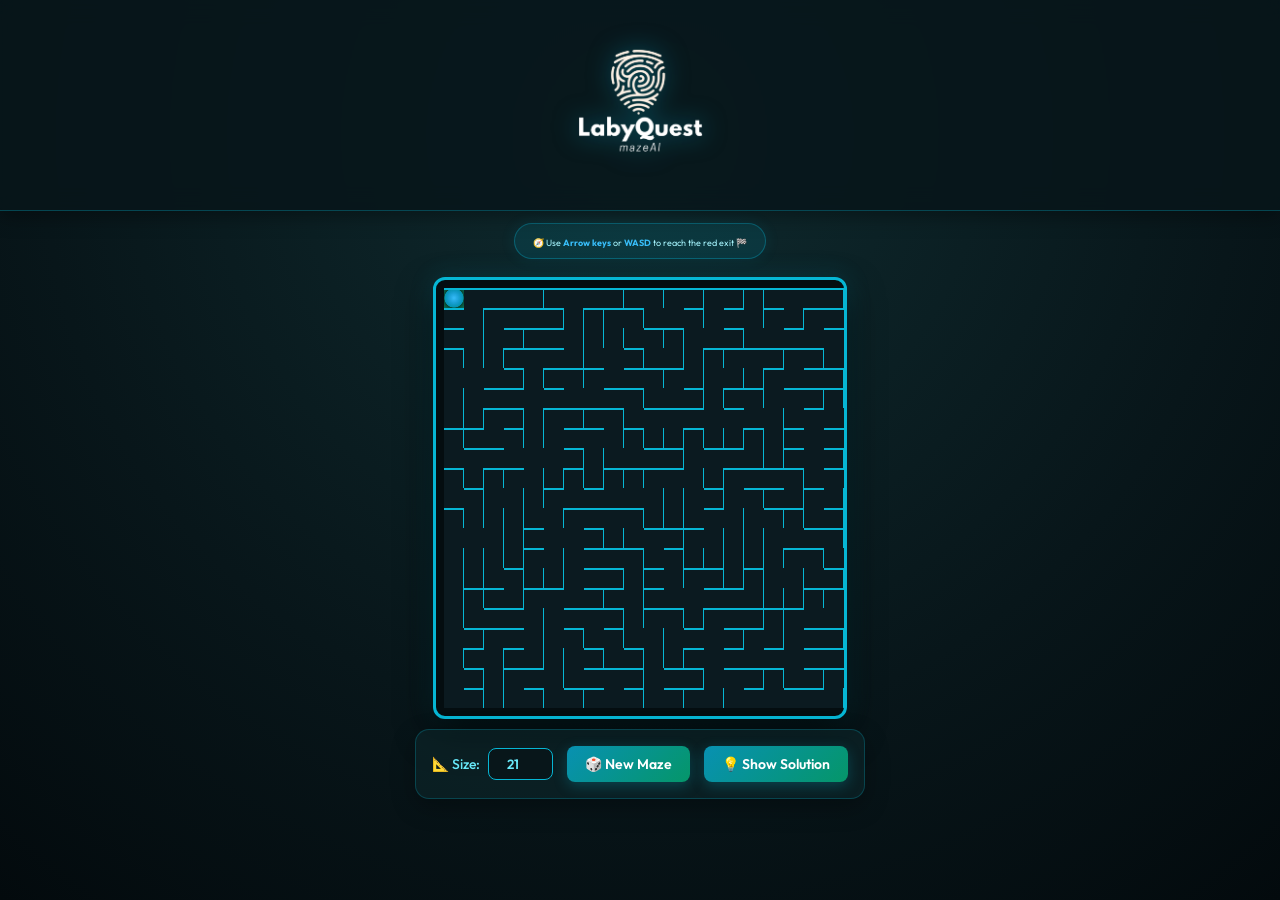
<file: Game/LabyrinthX/index.html>
<!DOCTYPE html>
<html lang="en">
<head>
  <meta charset="UTF-8">
  <meta name="viewport" content="width=device-width, initial-scale=1.0">
  <title>LabyrinthX - Maze Escape</title>
  <link rel="stylesheet" href="style.css">
  <link rel="preconnect" href="https://fonts.googleapis.com">
  <link rel="preconnect" href="https://fonts.gstatic.com" crossorigin>
  <link href="https://fonts.googleapis.com/css2?family=Outfit:wght@400;500;600;700&display=swap" rel="stylesheet">
</head>
<body>
  <header>
    <img src="LabyQuest-nb.png" alt="LabyrinthX Logo" id="logo">
  </header>

  <div class="game-instruction">
    <span>🧭 Use <strong>Arrow keys</strong> or <strong>WASD</strong> to reach the red exit 🏁</span>
  </div>
  
  <main>
    <div id="maze-container"></div>
    <div id="controls">
      <div class="control-group">
        <label for="size">📐 Size:</label>
        <input type="number" id="size" value="21" min="5" max="51" step="2">
      </div>
      <button id="generate">🎲 New Maze</button>
      <button id="solve">💡 Show Solution</button>
    </div>
  </main>
  
  <script src="script.js"></script>
</body>
</html>
</file>
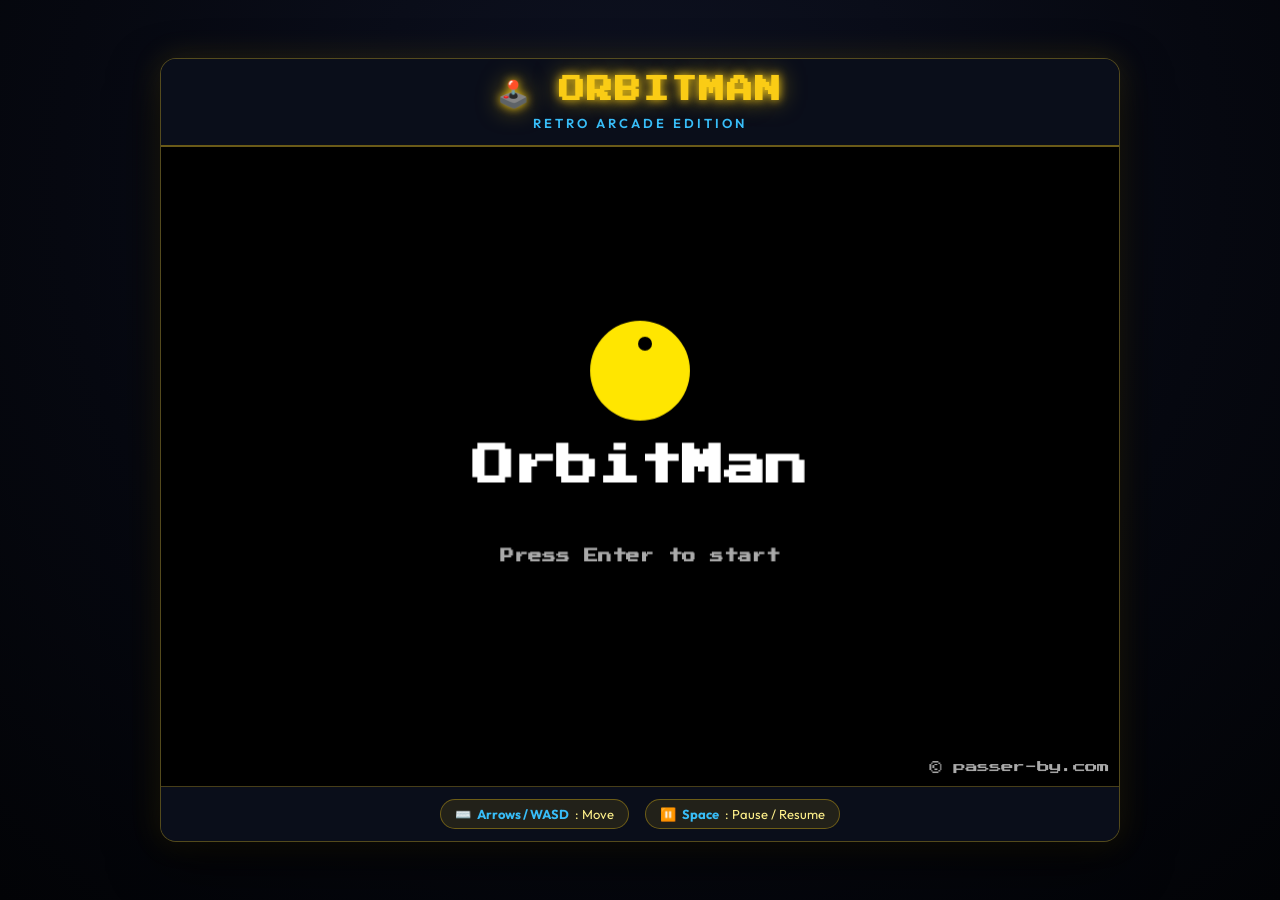
<file: Game/OrbitMan/index.html>
<!DOCTYPE html>
<html lang="en">
<head>
    <meta charset="utf8">
    <title>OrbitMan Arcade</title>
    <meta name="description" content="OrbitMan retro arcade with intelligent ghost paths and dynamic levels.">
    <meta name="viewport" content="width=device-width, initial-scale=1.0">
    <link rel="shortcut icon" href="favicon.png">
    <link rel="stylesheet" href="./static/style/index.css">
    <link rel="preconnect" href="https://fonts.googleapis.com">
    <link rel="preconnect" href="https://fonts.gstatic.com" crossorigin>
    <link href="https://fonts.googleapis.com/css2?family=Press+Start+2P&family=Outfit:wght@400;600;700&display=swap" rel="stylesheet">
</head>
<body>
    <div class="wrapper">
        <div class="mod-panel">
            <div class="hd">
                <h1 class="neon-title">🕹️ ORBITMAN</h1>
                <p class="neon-subtitle">RETRO ARCADE EDITION</p>
            </div>
            <div class="bd">
                <canvas id="canvas" width="960" height="640">Your browser does not support HTML5 Canvas.</canvas>
            </div>
            <div class="ft">
                <div class="info">
                    <span class="control-badge">⌨️ <strong>Arrows / WASD</strong>: Move</span>
                    <span class="control-badge">⏸️ <strong>Space</strong>: Pause / Resume</span>
                </div>
            </div>
        </div>
    </div>
    <script src="./static/script/game.js"></script>
    <script src="./static/script/index.js"></script>
</body>
</html>
</file>
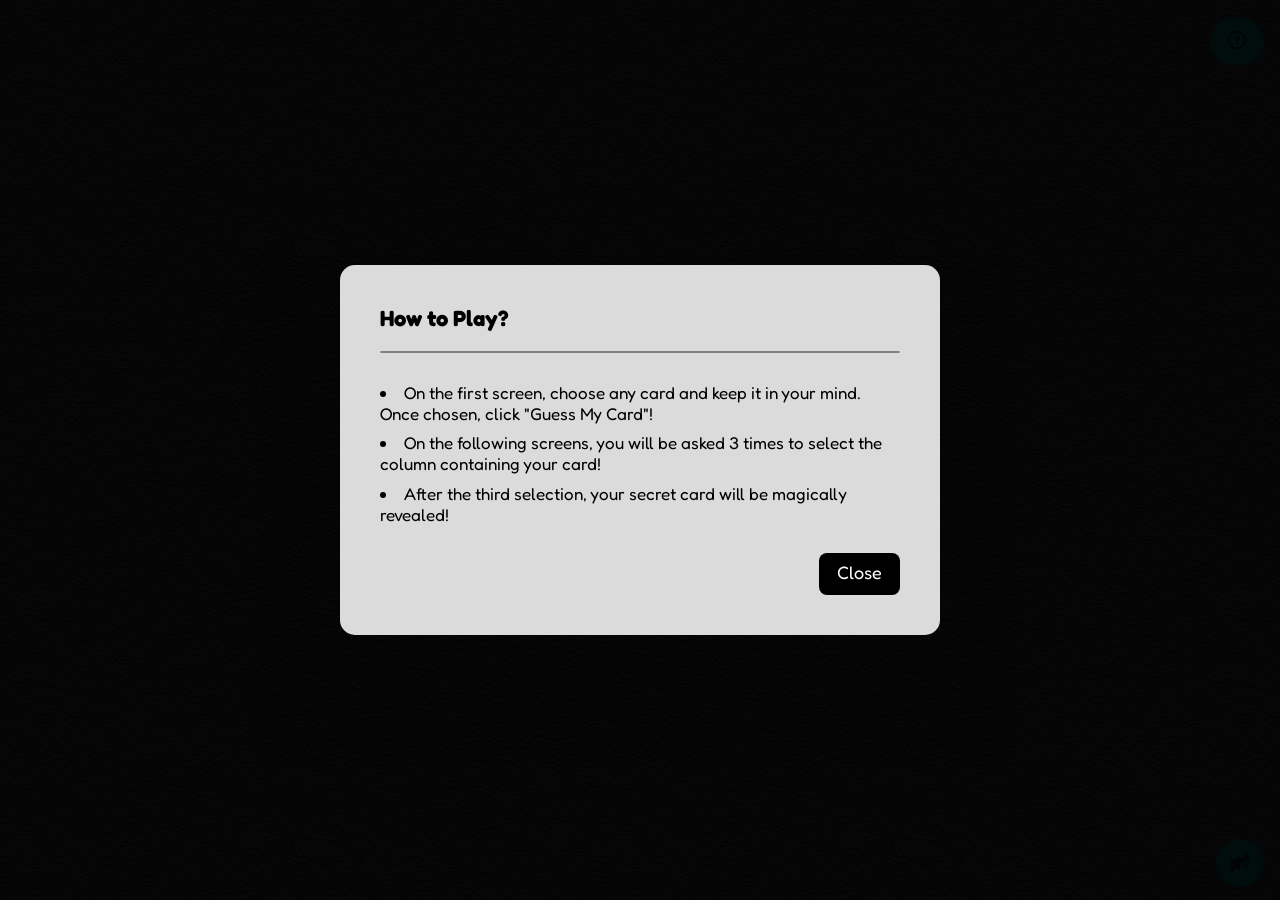
<file: Game/Telepath/index.html>
<!DOCTYPE html>
<html lang="en">
<head>
    <meta name="google-site-verification" content="cr1efGqsh8oMB8NHNK5yK_s4SB894zmmZJw9HRhCme0" />
    <meta charset="UTF-8">
    <meta name="viewport" content="width=device-width, initial-scale=1.0">
    <title>Telepath - 21 Cards Magic Trick</title>
    <meta name="description" content='A simple but amazing 21 cards magic trick!'>
    <meta property="og:title" content="Telepath - 21 Cards Magic Trick" />
    <meta property="og:description" content='Telepath Mind Trick!'/>
    <meta name="twitter:card" content="summary_large_image"/>
    <meta name="twitter:title" content="Telepath - 21 Cards Trick"/>
    <meta name="twitter:description" content='Telepath Mind Trick!'/>
    <link rel="stylesheet" href="index.css">
    <link rel="icon" href="icons/mainIcon.ico?v=1">
</head>

<body>

    <audio id="firstAudio" src="sounds/Big.mp3" preload="auto"></audio>
    <audio id="middleAudio" src="sounds/MIX.mp3"></audio>
    <audio id="lastAudio" src="sounds/LAST.mp3" preload="auto"></audio>

    <div class="bgImg" id="bgImg"></div>

    <div class="buttonSet">
        <button class="help" id="help" onclick="openHelp()">
            <svg viewBox="0 0 24 24" fill="none" xmlns="http://www.w3.org/2000/svg"><g id="SVGRepo_bgCarrier" stroke-width="0"></g><g id="SVGRepo_tracerCarrier" stroke-linecap="round" stroke-linejoin="round"></g><g id="SVGRepo_iconCarrier"> <path d="M21 12C21 16.9706 16.9706 21 12 21C7.02944 21 3 16.9706 3 12C3 7.02944 7.02944 3 12 3C16.9706 3 21 7.02944 21 12Z" stroke="#000000" stroke-width="2"></path> <path d="M10.5 8.67709C10.8665 8.26188 11.4027 8 12 8C13.1046 8 14 8.89543 14 10C14 10.9337 13.3601 11.718 12.4949 11.9383C12.2273 12.0064 12 12.2239 12 12.5V12.5V13" stroke="#000000" stroke-width="2" stroke-linecap="round" stroke-linejoin="round"></path> <path d="M12 16H12.01" stroke="#000000" stroke-width="2" stroke-linecap="round" stroke-linejoin="round"></path> </g></svg>
        </button>
        <div class="wantHelp">Help?</div>
    </div>

    <div class="overlay" id="infoMain">
        <div class="info">
            <h1>How to Play?</h1>
            <div class="divider"></div>
            <span>
                <li>On the first screen, choose any card and keep it in your mind. Once chosen, click "Guess My Card"!</li>
                <li>On the following screens, you will be asked 3 times to select the column containing your card!</li>
                <li>After the third selection, your secret card will be magically revealed!</li>
            </span>
            <button onclick="closeHelp()" class="close" id="close">Close</button>
        </div>
    </div>

    <h1 class="mainH" id="mainH" onclick="window.location.reload()">Telepath <span>• 21 Cards</span></h1>

    <div class="main" id="main">
        <div class="allCards" id="allCards">
            <div class="mainPile" id="mainPile">
                <div class="front"></div>
            </div>
            <div class="cards" id="cards"></div>
            <button class="start" id="start" onclick="start()">
                ✨ Guess My Card ✨
            </button>
        </div>

        <div class="game" id="game">
            <div class="mainPile" id="mainPile">
                <div class="front"></div>
            </div>
            <div class="blocks">
                <div class="firstBlock" id="firstBlock">First</div>
                <div class="secondBlock" id="secondBlock">Second</div>
                <div class="thirdBlock" id="thirdBlock">Third</div>
            </div>
            <div class="radioButtons" id="radioButtons">
                <label>
                    First
                    <input type="radio" id="col1" class="col" name="colSelect">
                    <span class="slider"></span>
                </label>
                <label>
                    Second
                    <input type="radio" id="col2" class="col" name="colSelect">
                    <span class="slider"></span>
                </label>
                <label>
                    Third
                    <input type="radio" id="col3" class="col" name="colSelect">
                    <span class="slider"></span>
                </label>
            </div>
            <button class="submitSelection" id="submitSelection" onclick="submitSelection()">
                Submit Selection
                <svg class="submitSelectionSVG" viewBox="0 0 24 24" fill="none" xmlns="http://www.w3.org/2000/svg"><g id="SVGRepo_bgCarrier" stroke-width="0"></g><g id="SVGRepo_tracerCarrier" stroke-linecap="round" stroke-linejoin="round"></g><g id="SVGRepo_iconCarrier"> <path fill-rule="evenodd" clip-rule="evenodd" d="M12.2929 4.29289C12.6834 3.90237 13.3166 3.90237 13.7071 4.29289L20.7071 11.2929C21.0976 11.6834 21.0976 12.3166 20.7071 12.7071L13.7071 19.7071C13.3166 20.0976 12.6834 20.0976 12.2929 19.7071C11.9024 19.3166 11.9024 18.6834 12.2929 18.2929L17.5858 13H4C3.44772 13 3 12.5523 3 12C3 11.4477 3.44772 11 4 11H17.5858L12.2929 5.70711C11.9024 5.31658 11.9024 4.68342 12.2929 4.29289Z" fill="#ffffff"></path> </g></svg>
            </button>
        </div>

        <div class="hypeUp" id="hypeUp">Your card is..</div>
        <div class="answer" id="answer"></div>
    
    </div>
    <div class="mainStepper"></div>

    <label class="muteCheck" for="checkboxMute" id="muteCheck">
        <input type="checkbox" id="checkboxMute">
        <div class="line" id="line"></div>
        <svg viewBox="0 0 24 24" xmlns="http://www.w3.org/2000/svg" id="sound-max" class="icon glyph"><g id="SVGRepo_bgCarrier" stroke-width="0"></g><g id="SVGRepo_tracerCarrier" stroke-linecap="round" stroke-linejoin="round"></g><g id="SVGRepo_iconCarrier"><path d="M18.36,19.36a1,1,0,0,1-.7-.29,1,1,0,0,1,0-1.41,8,8,0,0,0,0-11.32,1,1,0,0,1,1.41-1.41,10,10,0,0,1,0,14.14A1,1,0,0,1,18.36,19.36Z"></path><path d="M15.54,16.54a1,1,0,0,1-.71-.3,1,1,0,0,1,0-1.41,4,4,0,0,0,0-5.66,1,1,0,0,1,1.41-1.41,6,6,0,0,1,0,8.48A1,1,0,0,1,15.54,16.54Z"></path><path d="M11.38,4.08a1,1,0,0,0-1.09.21L6.59,8H4a2,2,0,0,0-2,2v4a2,2,0,0,0,2,2H6.59l3.7,3.71A1,1,0,0,0,11,20a.84.84,0,0,0,.38-.08A1,1,0,0,0,12,19V5A1,1,0,0,0,11.38,4.08Z"></path></g></svg>
        <div class="soundTip">Sound</div>
    </label>

    <div class="small_device">
        <div class="small_device_card">
            <div class="small_device_text">
                Screen size too compact for the card layout!<br>Please switch to a wider screen or desktop.
            </div>
        </div>
    </div>

</body>
</html>

<script src="index.js"></script>
</file>
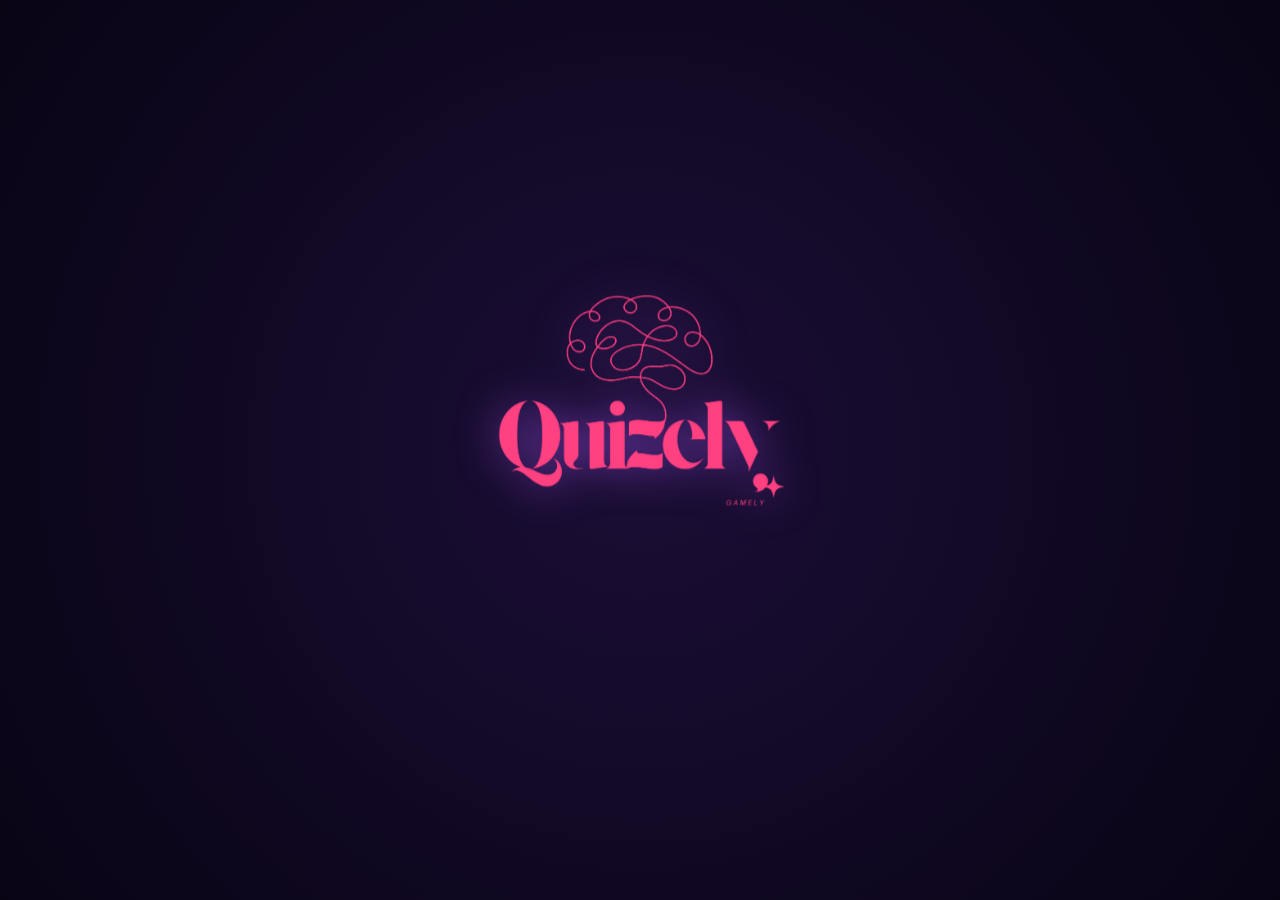
<file: Game/OmniQuiz/QCM_JavaScript.html>
<!DOCTYPE html>
<html lang="en">
<head>
  <meta charset="UTF-8">
  <meta name="viewport" content="width=device-width, initial-scale=1.0">
  <title>OmniQuiz - Gamely Challenge</title>
  <link rel="stylesheet" href="style.css">
  <!-- GSAP for smooth animations -->
  <script src="https://cdnjs.cloudflare.com/ajax/libs/gsap/3.12.2/gsap.min.js"></script>
</head>
<body>

  <!-- 🟢 Intro Screen with Logo -->
  <div class="intro-screen">
    <img src="./quiz-nb.png" alt="OmniQuiz Logo" class="quiz-logo">
    <button class="start-btn">⚡ Start the Challenge</button>
  </div>

  <!-- 🎯 Fixed Logo Container -->
  <div class="quiz-logo-container hidden">
    <img src="./quiz-nb.png" alt="OmniQuiz Logo" class="quiz-logo-fixed">
  </div>

  <!-- 🎯 Quiz Container -->
  <div class="quiz-container hidden" id="quiz">
    <div class="quiz-header">
      <div class="badge-wrapper"><span class="question-badge" id="question-badge">Question 1 / 5</span></div>
      <h2 id="question">Question text</h2>
      <ul>
      <!-- Text Input -->
      <input type="text" id="text-input" class="text-input hidden" placeholder="Type your answer here...">

      <!-- True/False Buttons -->
      <div class="true-false-container hidden">
        <div id="true-false-options">
            <button class="true-false-btn" data-value="true">True</button>
            <button class="true-false-btn" data-value="false">False</button>
        </div>
      </div>

      <!-- Multiple Choice Options -->
      <ul id="choices">
          <li class="quiz-option">
              <input type="radio" name="answer" id="a" class="answer">
              <label for="a" id="a_text">Option A</label>
          </li>
          <li class="quiz-option">
              <input type="radio" name="answer" id="b" class="answer">
              <label for="b" id="b_text">Option B</label>
          </li>
          <li class="quiz-option">
              <input type="radio" name="answer" id="c" class="answer">
              <label for="c" id="c_text">Option C</label>
          </li>
          <li class="quiz-option">
              <input type="radio" name="answer" id="d" class="answer">
              <label for="d" id="d_text">Option D</label>
          </li>
      </ul>
    </div>
    <button id="submit" class="submit-btn">Submit & Next →</button>
  </div>

  <script src="script.js"></script>
</body>
</html>
</file>
<file: Game/DeepKnight/style.css>
:root {
  --border-width: calc(var(--diameter-tile) / 60);
  --diameter-board: min(85vw, 85vh);
  --diameter-tile: calc(1 / 8 * var(--diameter-board));
  --edge-width: calc((min(100vw, 100vh) - var(--diameter-board)) * 0.3);
  --color-danger: tomato;
  --color-success: #1d83e0;
  --color-white: #f0f0f0;
  --color-black: #222;
  --color-board-hue: 215;
  --color-board-sat: 30%;
  --color-shadow: hsl(var(--color-board-hue), var(--color-board-sat), 35%);
  --color-shadow-lighter: hsl(var(--color-board-hue), var(--color-board-sat), 45%);
  --transition-ease: cubic-bezier(0.25, 1, 0.5, 1);
  --color-background: #0b1120;
}

aside {
  display: flex;
  justify-content: space-between;
  left: 0;
  position: absolute;
  top: calc(var(--edge-width) * -0.55);
  transform: translateY(-50%);
  width: 100%;
  z-index: 999;
}
aside .control-card {
  align-items: center;
  color: white;
  display: flex;
  background: rgba(15, 23, 42, 0.8);
  backdrop-filter: blur(10px);
  -webkit-backdrop-filter: blur(10px);
  padding: 6px 14px;
  border-radius: 20px;
  border: 1px solid rgba(56, 189, 248, 0.35);
  box-shadow: 0 4px 16px rgba(0, 0, 0, 0.5);
}
aside div > * {
  align-items: center;
  display: flex;
}
aside div > * + * {
  margin-left: calc(var(--border-width) * 2);
}
aside div h3,
aside div label {
  font-size: calc(var(--edge-width) * 0.3);
  height: calc(var(--edge-width) * 0.3);
  line-height: 1;
  margin-bottom: 0;
  margin-top: 0;
  text-transform: uppercase;
}
aside div label {
  cursor: pointer;
}
aside div input {
  left: -99999px;
  position: absolute;
}

aside div input + * {
  opacity: 0.5;
}
aside div input:checked + * {
  font-weight: bold;
  opacity: 1;
}

aside div svg {
  height: calc(var(--edge-width) * 0.5);
  width: auto;
}

html,
body {
  height: 100%;
}

body {
  background: radial-gradient(circle at center, #1e293b 0%, #0f172a 70%, #020617 100%);
  overflow: hidden;
  transition: background-color 250ms ease-in-out;
}

#view {
  background: var(--color-shadow-lighter);
  border-radius: 12px;
  box-shadow: 0 0 0 calc(var(--border-width) * 3) var(--color-shadow-lighter),
    0 0 0 var(--edge-width) var(--color-shadow),
    0 20px 50px rgba(0, 0, 0, 0.7);
  height: var(--diameter-board);
  margin: calc((100vh - var(--diameter-board)) * 0.5)
    calc((100vw - var(--diameter-board)) * 0.5);
  position: relative;
  width: var(--diameter-board);
}

.board {
  display: flex;
  flex-direction: column-reverse;
  height: 100%;
  width: 100%;
}

.board .row {
  display: flex;
  height: var(--diameter-tile);
  width: 100%;
}

.perspective-black .board .row {
  flex-direction: row-reverse;
}

.perspective-black .board {
  flex-direction: column;
}

.board .row .tile {
  background-color: currentcolor;
  border: none;
  box-shadow: inset 0 0 0 var(--border-width) var(--color-shadow-lighter);
  display: flex;
  flex-direction: column;
  height: var(--diameter-tile);
  justify-content: space-between;
  padding: 0;
  position: relative;
  transition: background-color 350ms var(--transition-ease);
  width: var(--diameter-tile);
}

.perspective-black .board .row:nth-child(even) .tile:nth-child(odd),
.perspective-black .board .row:nth-child(odd) .tile:nth-child(even),
.perspective-white .board .row:nth-child(even) .tile:nth-child(even),
.perspective-white .board .row:nth-child(odd) .tile:nth-child(odd) {
  color: hsl(var(--color-board-hue), var(--color-board-sat), 62%);
}

.perspective-black .board .row:nth-child(even) .tile:nth-child(even),
.perspective-black .board .row:nth-child(odd) .tile:nth-child(odd),
.perspective-white .board .row:nth-child(even) .tile:nth-child(odd),
.perspective-white .board .row:nth-child(odd) .tile:nth-child(even) {
  color: hsl(var(--color-board-hue), var(--color-board-sat), 70%);
}
.board .row .tile.highlight-active {
  box-shadow: inset 0 0 12px rgba(56, 189, 248, 0.4);
}
.board .row .tile.highlight-capture {
  box-shadow: inset 0 0 12px rgba(244, 63, 94, 0.4);
}
.board .row .tile.highlight-move {
  box-shadow: inset 0 0 10px rgba(56, 189, 248, 0.25);
}

.board .row .tile .move,
.board .row .tile .moves,
.board .row .tile .captures {
  box-sizing: border-box;
  display: flex;
  flex-wrap: wrap;
  height: var(--diameter-tile);
  justify-content: center;
  left: 0;
  padding: calc(var(--diameter-tile) * 0.025);
  position: absolute;
  top: 0;
  width: var(--diameter-tile);
  z-index: 9;
}

.board .row .tile .move,
.board .row .tile .moves {
  align-content: center;
  align-items: center;
}
.board .row .tile .captures {
  align-items: flex-start;
  justify-content: space-between;
}
.board .row .tile:not(.occupied) .captures {
  align-items: center;
  justify-content: center;
}

.board .row .tile > div > svg {
  --stroke: transparent;
  box-sizing: border-box;
  height: var(--di);
  line-height: var(--di);
  width: var(--di);
}

.board .row .tile .move svg {
  --di: calc(var(--diameter-tile) / 4);
  --fill: var(--color-shadow);
}

.board .row .tile .moves svg,
.board .row .tile .captures svg {
  --di: calc(var(--diameter-tile) / 4);
  --fill: var(--color-shadow);
  opacity: 0.4;
}

.board .row .tile.occupied .captures svg { position: absolute; }
.board .row .tile.occupied .captures svg:nth-child(1) { top: 0; left: 0; }
.board .row .tile.occupied .captures svg:nth-child(2) { top: 0; right: 0; }
.board .row .tile.occupied .captures svg:nth-child(3) { bottom: calc(var(--di) * 0.1); left: 0; }
.board .row .tile.occupied .captures svg:nth-child(4) { bottom: calc(var(--di) * 0.1); right: 0; }
.board .row .tile.occupied .captures svg:nth-child(5) { top: calc(50% - var(--di) * 0.55); left: 0; }
.board .row .tile.occupied .captures svg:nth-child(6) { top: calc(50% - var(--di) * 0.55); right: 0; }
.board .row .tile.occupied .captures svg:nth-child(7) { top: 0; left: calc(50% - var(--di) * 0.5); }
.board .row .tile.occupied .captures svg:nth-child(8) { bottom: calc(var(--di) * 0.1); left: calc(50% - var(--di) * 0.5); }

.touching .board .row .tile .moves,
.touching .board .row .tile .captures,
.turn-black .board .row .tile .moves .white,
.turn-black .board .row .tile .captures .white,
.turn-white .board .row .tile .moves .black,
.turn-white .board .row .tile .captures .black {
  display: none;
}

.board .row .tile[class*="highlight-"] .moves,
.board .row .tile[class*="highlight-"] .captures {
  display: none;  
}

button:focus {
  outline: none;
  position: relative;
  z-index: 9;
}

svg {
  --fill: var(--color-black);
  --stroke: var(--color-shadow);
  fill: var(--fill);
}

svg.white { --fill: var(--color-white); }
svg.black { --fill: var(--color-black); }

.pieces {
  display: block;
  height: var(--diameter-board);
  left: 0;
  pointer-events: none;
  position: absolute;
  top: 0;
  width: var(--diameter-board);
  z-index: 99;
}

.pieces .piece.white {
  --pos-row: -1;
}
.pieces .piece.black {
  --pos-row: 8;
}
.pieces .piece {
  --pos-col: 3.5;
  --scale: 0;
  --transition-delay: 0ms;
  --transition-duration: 200ms;
  bottom: 0;
  display: block;
  height: var(--diameter-tile);
  position: absolute;
  left: 0;
  transform: translate(
      calc(var(--pos-col) * 100%),
      calc(var(--pos-row) * -100%)
    )
    translateZ(0);
  transform-origin: 50% 50%;
  transition: all var(--transition-duration) var(--transition-ease)
    var(--transition-delay);
  width: var(--diameter-tile);
}
.perspective-black .pieces .piece {
  transform: translate(
      calc((7 - var(--pos-col)) * 100%),
      calc((7 - var(--pos-row)) * -100%)
    )
    translateZ(0);
}
.pieces .piece svg {
  display: block;
  left: 50%;
  opacity: 1;
  position: absolute;
  top: 50%;
  transform: translate(-50%, -50%) translateZ(0) scale(var(--scale));
  transform-origin: 50% 50%;
  transition: transform var(--transition-duration) var(--transition-ease),
    fill var(--transition-duration) var(--transition-ease),
    opacity var(--transition-duration) var(--transition-ease);
}
.turn-white .pieces .piece:not(.highlight-capture) svg.black,
.turn-black .pieces .piece:not(.highlight-capture) svg.white,
.turn-black .pieces .piece:not(.can-move):not(.can-capture) svg.black,
.turn-white .pieces .piece:not(.can-move):not(.can-capture) svg.white {
  --stroke: transparent;
  opacity: 0.8;
}

@-webkit-keyframes wobble {
  0%, 50%, 100% { transform: translate(-50%, -50%) translateZ(0) scale(1) rotate(0deg); }
  25% { transform: translate(-50%, -50%) translateZ(0) scale(1.1) rotate(-2deg); }
  75% { transform: translate(-50%, -50%) translateZ(0) scale(1.1) rotate(2deg); }
}

@keyframes wobble {
  0%, 50%, 100% { transform: translate(-50%, -50%) translateZ(0) scale(1) rotate(0deg); }
  25% { transform: translate(-50%, -50%) translateZ(0) scale(1.1) rotate(-2deg); }
  75% { transform: translate(-50%, -50%) translateZ(0) scale(1.1) rotate(2deg); }
}
.pieces .piece.highlight-active svg {
  -webkit-animation: wobble 500ms linear infinite;
          animation: wobble 500ms linear infinite;
  --stroke: var(--color-success);
}

.pieces .piece.highlight-capture svg {
  --stroke: var(--color-danger);
}

.piece svg {
  --svg-di: calc(var(--diameter-tile) * 0.666);
  display: block;
  font-weight: bold;
  height: var(--svg-di);
  left: 50%;
  line-height: var(--svg-di);
  position: absolute;
  stroke-linejoin: round;
  text-align: center;
  top: 50%;
  transform: translate(-50%, -50%);
  width: var(--svg-di);
}
</file>
<file: Game/DoubleTake/style.css>
/* Import Google Font - Poppins */
@import url('https://fonts.googleapis.com/css2?family=Poppins:wght@400;500;600;700&display=swap');

* {
  margin: 0;
  padding: 0;
  box-sizing: border-box;
  font-family: 'Poppins', sans-serif;
}

body {
  display: flex;
  align-items: center;
  flex-direction: column;
  justify-content: center;
  min-height: 100vh;
  background: radial-gradient(circle at 50% 20%, #1e1b4b 0%, #0f172a 60%, #030712 100%);
  color: #f1f5f9;
  padding: 20px;
}

.logo-container {
  margin-bottom: 16px;
  text-align: center;
}

.game-logo {
  max-width: 220px;
  filter: drop-shadow(0 0 15px rgba(168, 85, 247, 0.45));
  transition: transform 0.3s ease;
}

.game-logo:hover {
  transform: scale(1.03);
}

.wrapper {
  padding: 24px;
  border-radius: 20px;
  background: rgba(30, 41, 59, 0.7);
  backdrop-filter: blur(16px);
  -webkit-backdrop-filter: blur(16px);
  border: 1px solid rgba(168, 85, 247, 0.3);
  box-shadow: 0 20px 45px rgba(0, 0, 0, 0.6), 0 0 25px rgba(147, 51, 234, 0.15);
}

.stats-bar {
  display: flex;
  justify-content: space-between;
  align-items: center;
  margin-bottom: 18px;
  padding: 10px 16px;
  background: rgba(15, 23, 42, 0.65);
  border-radius: 12px;
  border: 1px solid rgba(147, 51, 234, 0.25);
}

.stat-item {
  font-size: 14px;
  font-weight: 500;
  color: #cbd5e1;
}

.stat-val {
  font-weight: 700;
  color: #a855f7;
  text-shadow: 0 0 8px rgba(168, 85, 247, 0.6);
  margin-left: 4px;
}

.restart-btn {
  background: linear-gradient(135deg, #8b5cf6, #ec4899);
  color: #ffffff;
  border: none;
  padding: 6px 14px;
  font-size: 13px;
  font-weight: 600;
  border-radius: 8px;
  cursor: pointer;
  transition: transform 0.2s, box-shadow 0.2s;
  box-shadow: 0 4px 12px rgba(139, 92, 246, 0.35);
}

.restart-btn:hover {
  transform: translateY(-1px);
  box-shadow: 0 6px 16px rgba(236, 72, 153, 0.45);
}

.win-banner {
  display: none;
  text-align: center;
  margin-bottom: 14px;
  padding: 10px;
  background: linear-gradient(90deg, rgba(168, 85, 247, 0.2), rgba(236, 72, 153, 0.2));
  border-radius: 10px;
  border: 1px solid #ec4899;
  color: #f472b6;
  font-size: 14px;
  font-weight: 600;
  text-shadow: 0 0 10px rgba(244, 114, 182, 0.6);
  animation: pulse 1.5s infinite alternate;
}

@keyframes pulse {
  from { opacity: 0.85; transform: scale(0.99); }
  to { opacity: 1; transform: scale(1.01); }
}

.cards, .card, .view {
  display: flex;
  align-items: center;
  justify-content: center;
}

.cards {
  height: 400px;
  width: 400px;
  flex-wrap: wrap;
  justify-content: space-between;
}

.cards .card {
  cursor: pointer;
  list-style: none;
  user-select: none;
  position: relative;
  perspective: 1000px;
  transform-style: preserve-3d;
  height: calc(100% / 4 - 10px);
  width: calc(100% / 4 - 10px);
  transition: transform 0.3s ease, box-shadow 0.3s ease;
}

.cards .card:hover {
  transform: scale(1.05);
}

.card.shake {
  animation: shake 0.35s ease-in-out;
}

@keyframes shake {
  0%, 100% { transform: translateX(0); }
  20% { transform: translateX(-10px); }
  40% { transform: translateX(10px); }
  60% { transform: translateX(-6px); }
  80% { transform: translateX(6px); }
}

.card .view {
  width: 100%;
  height: 100%;
  position: absolute;
  border-radius: 12px;
  pointer-events: none;
  backface-visibility: hidden;
  transition: transform 0.3s cubic-bezier(0.4, 0, 0.2, 1);
}

.card .front-view {
  background: linear-gradient(145deg, #1e293b, #0f172a);
  border: 1.5px solid rgba(168, 85, 247, 0.4);
  box-shadow: 0 4px 12px rgba(0, 0, 0, 0.3);
}

.card .front-view img {
  width: 24px;
  filter: drop-shadow(0 0 6px #a855f7) invert(70%) sepia(80%) saturate(400%) hue-rotate(240deg);
  transition: transform 0.2s;
}

.card:hover .front-view {
  border-color: #ec4899;
  box-shadow: 0 0 15px rgba(236, 72, 153, 0.45);
}

.card:hover .front-view img {
  transform: scale(1.15);
}

.card .back-view {
  background: #ffffff;
  border: 2px solid #a855f7;
  box-shadow: 0 4px 15px rgba(168, 85, 247, 0.3);
  transform: rotateY(-180deg);
}

.card .back-view img {
  max-width: 48px;
}

.card.flip .back-view {
  transform: rotateY(0);
}

.card.flip .front-view {
  transform: rotateY(180deg);
}

@media (max-width: 480px) {
  .cards {
    height: 330px;
    width: 330px;
  }
  .wrapper {
    padding: 16px;
  }
}
</file>
<file: Game/LabyrinthX/style.css>
* {
  box-sizing: border-box;
}

body {
  display: flex;
  flex-direction: column;
  align-items: center;
  justify-content: flex-start;
  min-height: 100vh;
  margin: 0;
  background: radial-gradient(circle at 50% 15%, #0f2b2f 0%, #08161a 60%, #030a0d 100%);
  color: #e2e8f0;
  font-family: 'Outfit', sans-serif;
  overflow-x: hidden;
  padding-bottom: 30px;
}

:root {
  --border-color: #06b6d4;
  --border-size: 1.5px;
  --border-wh: 100%;
  --cell-size: 20px;
}

header {
  width: 100%;
  display: flex;
  justify-content: center;
  align-items: center;
  padding: 10px 0;
  background: rgba(8, 22, 26, 0.85);
  backdrop-filter: blur(12px);
  border-bottom: 1px solid rgba(6, 182, 212, 0.3);
  box-shadow: 0 4px 20px rgba(0, 0, 0, 0.4);
}

#logo {
  max-width: 190px;
  filter: drop-shadow(0 0 12px rgba(6, 182, 212, 0.5));
  transition: transform 0.3s ease;
}

#logo:hover {
  transform: scale(1.03);
}

.game-instruction {
  margin: 12px auto 8px;
  padding: 8px 18px;
  background: rgba(6, 182, 212, 0.12);
  border: 1px solid rgba(6, 182, 212, 0.35);
  border-radius: 20px;
  font-size: 14px;
  color: #a5f3fc;
  text-align: center;
  box-shadow: 0 0 15px rgba(6, 182, 212, 0.1);
}

.game-instruction strong {
  color: #38bdf8;
}

#controls {
  display: flex;
  flex-wrap: wrap;
  justify-content: center;
  align-items: center;
  gap: 14px;
  padding: 16px;
  margin-top: 10px;
  background: rgba(15, 43, 47, 0.5);
  border-radius: 14px;
  border: 1px solid rgba(6, 182, 212, 0.25);
  box-shadow: 0 8px 24px rgba(0, 0, 0, 0.3);
}

.control-group {
  display: flex;
  align-items: center;
  gap: 8px;
}

label {
  color: #67e8f9;
  font-weight: 500;
  font-size: 14px;
}

input#size {
  border: 1.5px solid #06b6d4;
  border-radius: 8px;
  padding: 7px 10px;
  background: #08161a;
  color: #67e8f9;
  font-family: inherit;
  font-weight: 600;
  width: 65px;
  text-align: center;
  outline: none;
  transition: box-shadow 0.2s;
}

input#size:focus {
  box-shadow: 0 0 10px rgba(6, 182, 212, 0.6);
}

button {
  background: linear-gradient(135deg, #0891b2, #059669);
  border: none;
  color: #ffffff;
  padding: 9px 18px;
  font-size: 14px;
  font-weight: 600;
  font-family: inherit;
  border-radius: 8px;
  cursor: pointer;
  transition: all 0.25s ease;
  box-shadow: 0 4px 14px rgba(6, 182, 212, 0.25);
}

button:hover {
  background: linear-gradient(135deg, #06b6d4, #10b981);
  transform: translateY(-1px);
  box-shadow: 0 6px 18px rgba(6, 182, 212, 0.45);
}

#maze-container {
  display: grid;
  grid-template-columns: repeat(auto-fit, minmax(var(--cell-size), 1fr));
  grid-template-rows: repeat(auto-fit, minmax(var(--cell-size), 1fr));
  border: 3px solid #06b6d4;
  border-radius: 12px;
  max-width: 92%;
  width: fit-content;
  height: fit-content;
  overflow: hidden;
  padding: 8px;
  background-color: #040d10;
  box-shadow: 0 15px 35px rgba(0, 0, 0, 0.7), 0 0 25px rgba(6, 182, 212, 0.2);
  margin: 10px auto;
}

.cell {
  position: relative;
  width: var(--cell-size);
  height: var(--cell-size);
  background-color: #0b1a20;
  transition: background 0.2s;
}

.cell.start {
  background-color: #10b981 !important;
  box-shadow: inset 0 0 8px rgba(16, 185, 129, 0.8);
}

.cell.end {
  background-color: #f43f5e !important;
  box-shadow: inset 0 0 8px rgba(244, 63, 94, 0.8);
}

.cell.player {
  background: radial-gradient(circle at center, #38bdf8 0%, #0284c7 65%, transparent 70%) !important;
}

.cell.solution {
  background-color: rgba(6, 182, 212, 0.35) !important;
}

.cell::before,
.cell::after {
  content: "";
  position: absolute;
  background-color: var(--border-color);
  z-index: 1;
}

.cell.top::before {
  width: var(--border-wh);
  height: var(--border-size);
  top: 0;
  left: 0;
}

.cell.right::after {
  width: var(--border-size);
  height: var(--border-wh);
  top: 0px;
  right: 0px;
}

span {
  font-size: xx-small;
}

span.to-left::after,
span.to-right::after,
span.to-top::after,
span.to-bottom::after {
  content: "";
  display: block;
  background: #38bdf8;
  position: absolute;
  box-shadow: 0 0 6px #38bdf8;
}

span.to-left::after {
  width: 50%;
  height: 2px;
  top: 50%;
  left: 0;
  transform: translate(0%, -50%);
}

span.to-right::after {
  width: 50%;
  height: 2px;
  top: 50%;
  right: 0;
  transform: translate(0%, -50%);
}

span.to-top::after {
  width: 2px;
  height: 50%;
  top: 0;
  left: 50%;
  transform: translate(-50%, 0%);
}

span.to-bottom::after {
  width: 2px;
  height: 50%;
  bottom: 0;
  left: 50%;
  transform: translate(-50%, 0%);
}

@media (max-width: 600px) {
  #maze-container {
    max-width: 96%;
  }
  button {
    font-size: 13px;
    padding: 8px 12px;
  }
  #logo {
    max-width: 140px;
  }
}
</file>
<file: Game/OrbitMan/static/style/index.css>
html {
    color: #f1f5f9;
    background: radial-gradient(circle at 50% 20%, #0e1222 0%, #060810 60%, #020306 100%);
    min-height: 100vh;
}

body, div, dl, dt, dd, ul, ol, li, h1, h2, h3, h4, h5, h6, pre, code, form, fieldset, legend, input, textarea, p, blockquote, th, td {
    margin: 0;
    padding: 0;
    box-sizing: border-box;
}

body {
    display: flex;
    justify-content: center;
    align-items: center;
    min-height: 100vh;
    padding: 20px;
    font-family: 'Outfit', sans-serif;
}

.wrapper {
    width: 960px;
    max-width: 100%;
    margin: 0 auto;
    color: #e2e8f0;
}

.mod-panel {
    border-radius: 16px;
    overflow: hidden;
    background: rgba(15, 23, 42, 0.7);
    border: 1px solid rgba(250, 204, 21, 0.3);
    box-shadow: 0 20px 50px rgba(0, 0, 0, 0.7), 0 0 30px rgba(250, 204, 21, 0.15);
}

.mod-panel .hd {
    padding: 18px 0 14px;
    text-align: center;
    background: rgba(10, 14, 26, 0.95);
    border-bottom: 2px solid rgba(250, 204, 21, 0.4);
}

.neon-title {
    font-family: 'Press Start 2P', monospace;
    font-size: 26px;
    font-weight: bold;
    color: #facc15;
    letter-spacing: 2px;
    text-shadow: 0 0 10px #facc15, 0 0 25px rgba(250, 204, 21, 0.6);
    margin-bottom: 6px;
}

.neon-subtitle {
    font-family: 'Outfit', sans-serif;
    font-size: 13px;
    font-weight: 600;
    letter-spacing: 3px;
    color: #38bdf8;
    text-transform: uppercase;
}

.mod-panel canvas {
    display: block;
    background: #000000;
    width: 100%;
    height: auto;
}

.mod-panel .ft {
    background: rgba(10, 14, 26, 0.95);
    border-top: 1px solid rgba(250, 204, 21, 0.25);
    padding: 12px 16px;
}

.mod-panel .info {
    display: flex;
    justify-content: center;
    align-items: center;
    flex-wrap: wrap;
    gap: 16px;
}

.control-badge {
    display: inline-flex;
    align-items: center;
    gap: 6px;
    background: rgba(250, 204, 21, 0.1);
    border: 1px solid rgba(250, 204, 21, 0.35);
    padding: 6px 14px;
    border-radius: 20px;
    font-size: 13px;
    color: #fef08a;
}

.control-badge strong {
    color: #38bdf8;
}

@media (max-width: 980px) {
    .neon-title {
        font-size: 20px;
    }
    .wrapper {
        width: 100%;
    }
}
</file>
<file: Game/Telepath/index.css>
@import url('https://fonts.googleapis.com/css2?family=Fredoka&display=swap');

@font-face {
    font-family: BrotherSignature;
    src: url(fonts/BrotherSignature.otf);
}

*{
    margin: 0;
    box-sizing: border-box;
}

/* Poppins, Figtree, Plus Jakarta Sans, Sen, Fredoka */

body{
    width: 100%;
    height: 100dvh;
    display: flex;
    align-items: center;
    justify-content: start;
    gap: 1em;
    flex-direction: column;
    font-family: Fredoka;
    font-weight: bold;
    line-height: 0.75;
    background: radial-gradient(circle at 50% 20%, #20103a 0%, #110820 60%, #080310 100%);
    color: #f8fafc;
}

.bgImg{
    position: absolute;
    width: 100%;
    height: 100dvh;
    background-color: #110820;
    z-index: 1;
    opacity: 0;
    transition: all 0.2s ease-in-out;
}

.main, .mainH, .buttonSet, .small_device{
    z-index: 5;
}

/* MAIN-HEADING */

.mainH{
    font-family: BrotherSignature;
    font-size: 4.5em;
    text-align: center;
    color: #f59e0b;
    text-shadow: 0 0 25px rgba(245, 158, 11, 0.5);
    margin-top: 0.75em;
    margin-bottom: 0.5em;
    display: flex;
    align-items: center;
    justify-content: center;
    opacity: 0;
    transition: all 0.4s ease-in-out;
    cursor: pointer;
}
.mainH span{
    font-family: BrotherSignature;
    font-size: 1.2em;
    color: #fbbf24;
}

.start {
    background: linear-gradient(135deg, #f59e0b, #d97706);
    color: #180d28;
    border: none;
    padding: 12px 30px;
    font-size: 1.1em;
    font-weight: 700;
    font-family: Fredoka, sans-serif;
    border-radius: 30px;
    cursor: pointer;
    box-shadow: 0 4px 20px rgba(245, 158, 11, 0.45);
    transition: all 0.3s ease;
    margin-top: 25px;
}
.start:hover {
    transform: translateY(-2px) scale(1.05);
    box-shadow: 0 6px 28px rgba(245, 158, 11, 0.7);
}



/* MAIN-FIRST-CARD */

.main, .mainStepper{
    display: flex;
    align-items: center;
    justify-content: center;
    flex-direction: column;
    background-color: white;
    width: 50%;
    min-height: 40em;
    padding: 3em;
    border-radius: 50px;
    gap: 2em;
    transition: all 0.4s ease-in-out;
    opacity: 0;
    display: none;
    /* box-shadow: rgba(0, 0, 0, 0.12) 0px 1px 3px, rgba(0, 0, 0, 0.24) 0px 1px 2px; */
}
.mainStepper{
    padding: 0;
    min-height: 1em;
    transform: translateY(-1em);
    background-color: transparent;
    margin-bottom: 0;
    display: flex;
    /* box-shadow: none; */
}



/* MAIN-PILE */

.mainPile{
    position: relative;
    width: 4em;
    min-height: 5.5em;
    display: flex;
    border-radius: 7px;
    align-items: center;
    justify-content: center;
    background-color: #D14139;
    border: 3px solid white;
    box-shadow: rgba(9, 30, 66, 0.25) 0px 1px 1px, rgba(9, 30, 66, 0.13) 0px 0px 1px 1px;
    z-index: 10;
    transition: all 0.4s ease-in-out;
}
.front{
    width: 100%;
    height: 100%;
    border-radius: 5px;
    background: radial-gradient(#DDD1CC 15%, transparent 16%), linear-gradient(45deg, transparent 49%, #DDD1CC 49% 51%, transparent 51%), linear-gradient(-45deg, transparent 49%, #DDD1CC 49% 51%, transparent 51%);
    background-size: 0.7em 0.7em;
    opacity: 1
}



/* MAIN-CARDS */

.allCards{
    display: flex;
    align-items: center;
    justify-content: center;
    flex-direction: column;
    gap: 1em;
    height: 100%;
    transition: all .4s ease-in-out;
}
.cards{
    display: grid;
    grid-template-columns: repeat(7, 1fr);
    grid-template-rows: repeat(3, 1fr);
    align-items: center;
    justify-content: center;
    gap: 1em;
    flex-wrap: wrap;
}
.aCard{
    width: 4em;
    height: 5.5em;
    border-radius: 7px;
    display: flex;
    padding: 0.25em;
    align-items: center;
    justify-content: center;
    flex-direction: column;
    z-index: 1;
    transition: all 0.4s ease-in-out;
    background-color: white;
}


/* CARDS-ANIMATION-START */

.aCard:nth-child(1){
    transform: translateX(15em) translateY(-6.5em);
    animation: spread 0.15s forwards ease-in-out;
    animation-delay: 0s;
}
.aCard:nth-child(2){
    transform: translateX(10em) translateY(-6.5em);
    animation: spread 0.15s forwards ease-in-out;
    animation-delay: 0.15s;
}
.aCard:nth-child(3){
    transform: translateX(5em) translateY(-6.5em);
    animation: spread 0.15s forwards ease-in-out;
    animation-delay: 0.30s;
}
.aCard:nth-child(4){
    transform: translateX(0em) translateY(-6.5em);
    animation: spread 0.15s forwards ease-in-out;
    animation-delay: 0.45s;
}
.aCard:nth-child(5){
    transform: translateX(-5em) translateY(-6.5em);
    animation: spread 0.15s forwards ease-in-out;
    animation-delay: 0.60s;
}
.aCard:nth-child(6){
    transform: translateX(-10em) translateY(-6.5em);
    animation: spread 0.15s forwards ease-in-out;
    animation-delay: 0.75s;
}
.aCard:nth-child(7){
    transform: translateX(-15em) translateY(-6.5em);
    animation: spread 0.15s forwards ease-in-out;
    animation-delay: 0.9s;
}

.aCard:nth-child(8){
    transform: translateX(15em) translateY(-13em);
    animation: spread 0.15s forwards ease-in-out;
    animation-delay: 1.05s;
}
.aCard:nth-child(9){
    transform: translateX(10em) translateY(-13em);
    animation: spread 0.15s forwards ease-in-out;
    animation-delay: 1.2s;
}
.aCard:nth-child(10){
    transform: translateX(5em) translateY(-13em);
    animation: spread 0.15s forwards ease-in-out;
    animation-delay: 1.35s;
}
.aCard:nth-child(11){
    transform: translateX(0em) translateY(-13em);
    animation: spread 0.15s forwards ease-in-out;
    animation-delay: 1.5s;
}
.aCard:nth-child(12){
    transform: translateX(-5em) translateY(-13em);
    animation: spread 0.15s forwards ease-in-out;
    animation-delay: 1.65s;
}
.aCard:nth-child(13){
    transform: translateX(-10em) translateY(-13em);
    animation: spread 0.15s forwards ease-in-out;
    animation-delay: 1.8s;
}
.aCard:nth-child(14){
    transform: translateX(-15em) translateY(-13em);
    animation: spread 0.15s forwards ease-in-out;
    animation-delay: 1.95s;
}

.aCard:nth-child(15){
    transform: translateX(15em) translateY(-19.5em);
    animation: spread 0.15s forwards ease-in-out;
    animation-delay: 2.1s;
}
.aCard:nth-child(16){
    transform: translateX(10em) translateY(-19.5em);
    animation: spread 0.15s forwards ease-in-out;
    animation-delay: 2.25s;
}
.aCard:nth-child(17){
    transform: translateX(5em) translateY(-19.5em);
    animation: spread 0.15s forwards ease-in-out;
    animation-delay: 2.4s;
}
.aCard:nth-child(18){
    transform: translateX(0em) translateY(-19.5em);
    animation: spread 0.15s forwards ease-in-out;
    animation-delay: 2.55s;
}
.aCard:nth-child(19){
    transform: translateX(-5em) translateY(-19.5em);
    animation: spread 0.15s forwards ease-in-out;
    animation-delay: 2.7s;
}
.aCard:nth-child(20){
    transform: translateX(-10em) translateY(-19.5em);
    animation: spread 0.15s forwards ease-in-out;
    animation-delay: 2.85s;
}
.aCard:nth-child(21){
    transform: translateX(-15em) translateY(-19.5em);
    animation: spread 0.15s forwards ease-in-out;
    animation-delay: 3s;
}



/* CARD-ANIMATION-START-650px */

@media screen and (max-width: 650px) {
    .aCard:nth-child(1){
        transform: translateY(-7em);
        animation: spread 0.15s forwards ease-in-out;
        animation-delay: 0s;
    }
    .aCard:nth-child(2){
        transform: translateY(-7em);
        animation: spread 0.15s forwards ease-in-out;
        animation-delay: 0.15s;
    }
    .aCard:nth-child(3){
        transform: translateY(-7em);
        animation: spread 0.15s forwards ease-in-out;
        animation-delay: 0.30s;
    }
    .aCard:nth-child(4){
        transform: translateY(-7em);
        animation: spread 0.15s forwards ease-in-out;
        animation-delay: 0.45s;
    }
    
    .aCard:nth-child(5){
        transform: translateY(-14em);
        animation: spread 0.15s forwards ease-in-out;
        animation-delay: 0.60s;
    }
    .aCard:nth-child(6){
        transform: translateY(-14em);
        animation: spread 0.15s forwards ease-in-out;
        animation-delay: 0.75s;
    }
    .aCard:nth-child(7){
        transform: translateY(-14em);
        animation: spread 0.15s forwards ease-in-out;
        animation-delay: 0.9s;
    }
    .aCard:nth-child(8){
        transform: translateY(-14em);
        animation: spread 0.15s forwards ease-in-out;
        animation-delay: 1.05s;
    }
    
    .aCard:nth-child(9){
        transform: translateY(-21em);
        animation: spread 0.15s forwards ease-in-out;
        animation-delay: 1.2s;
    }
    .aCard:nth-child(10){
        transform: translateY(-21em);
        animation: spread 0.15s forwards ease-in-out;
        animation-delay: 1.35s;
    }
    .aCard:nth-child(11){
        transform: translateY(-21em);
        animation: spread 0.15s forwards ease-in-out;
        animation-delay: 1.5s;
    }
    .aCard:nth-child(12){
        transform: translateY(-21em);
        animation: spread 0.15s forwards ease-in-out;
        animation-delay: 1.65s;
    }
    
    .aCard:nth-child(13){
        transform: translateY(-28em);
        animation: spread 0.15s forwards ease-in-out;
        animation-delay: 1.8s;
    }
    .aCard:nth-child(14){
        transform: translateY(-28em);
        animation: spread 0.15s forwards ease-in-out;
        animation-delay: 1.95s;
    }
    .aCard:nth-child(15){
        transform: translateY(-28em);
        animation: spread 0.15s forwards ease-in-out;
        animation-delay: 2.1s;
    }
    .aCard:nth-child(16){
        transform: translateY(-28em);
        animation: spread 0.15s forwards ease-in-out;
        animation-delay: 2.25s;
    }
    
    .aCard:nth-child(17){
        transform: translateY(-35em);
        animation: spread 0.15s forwards ease-in-out;
        animation-delay: 2.4s;
    }
    .aCard:nth-child(18){
        transform: translateY(-35em);
        animation: spread 0.15s forwards ease-in-out;
        animation-delay: 2.55s;
    }
    .aCard:nth-child(19){
        transform: translateY(-35em);
        animation: spread 0.15s forwards ease-in-out;
        animation-delay: 2.7s;
    }
    .aCard:nth-child(20){
        transform: translateY(-35em);
        animation: spread 0.15s forwards ease-in-out;
        animation-delay: 2.85s;
    }
    
    .aCard:nth-child(21){
        transform: translateY(-42em);
        animation: spread 0.15s forwards ease-in-out;
        animation-delay: 3s;
    }
}


/* CARD-ANIMATION-START-410px */

@media screen and (max-width: 410px) {
    .aCard:nth-child(1){
        transform: translateY(-7em);
        animation: spread 0.15s forwards ease-in-out;
        animation-delay: 0s;
    }
    .aCard:nth-child(2){
        transform: translateY(-7em);
        animation: spread 0.15s forwards ease-in-out;
        animation-delay: 0.15s;
    }
    .aCard:nth-child(3){
        transform: translateY(-7em);
        animation: spread 0.15s forwards ease-in-out;
        animation-delay: 0.30s;
    }

    .aCard:nth-child(4){
        transform: translateY(-14em);
        animation: spread 0.15s forwards ease-in-out;
        animation-delay: 0.45s;
    }
    .aCard:nth-child(5){
        transform: translateY(-14em);
        animation: spread 0.15s forwards ease-in-out;
        animation-delay: 0.60s;
    }
    .aCard:nth-child(6){
        transform: translateY(-14em);
        animation: spread 0.15s forwards ease-in-out;
        animation-delay: 0.75s;
    }

    .aCard:nth-child(7){
        transform: translateY(-21em);
        animation: spread 0.15s forwards ease-in-out;
        animation-delay: 0.9s;
    }
    .aCard:nth-child(8){
        transform: translateY(-21em);
        animation: spread 0.15s forwards ease-in-out;
        animation-delay: 1.05s;
    }
    .aCard:nth-child(9){
        transform: translateY(-21em);
        animation: spread 0.15s forwards ease-in-out;
        animation-delay: 1.2s;
    }

    .aCard:nth-child(10){
        transform: translateY(-28em);
        animation: spread 0.15s forwards ease-in-out;
        animation-delay: 1.35s;
    }
    .aCard:nth-child(11){
        transform: translateY(-28em);
        animation: spread 0.15s forwards ease-in-out;
        animation-delay: 1.5s;
    }
    .aCard:nth-child(12){
        transform: translateY(-28em);
        animation: spread 0.15s forwards ease-in-out;
        animation-delay: 1.65s;
    }
    
    .aCard:nth-child(13){
        transform: translateY(-35em);
        animation: spread 0.15s forwards ease-in-out;
        animation-delay: 1.8s;
    }
    .aCard:nth-child(14){
        transform: translateY(-35em);
        animation: spread 0.15s forwards ease-in-out;
        animation-delay: 1.95s;
    }
    .aCard:nth-child(15){
        transform: translateY(-35em);
        animation: spread 0.15s forwards ease-in-out;
        animation-delay: 2.1s;
    }

    .aCard:nth-child(16){
        transform: translateY(-42em);
        animation: spread 0.15s forwards ease-in-out;
        animation-delay: 2.25s;
    }
    .aCard:nth-child(17){
        transform: translateY(-42em);
        animation: spread 0.15s forwards ease-in-out;
        animation-delay: 2.4s;
    }
    .aCard:nth-child(18){
        transform: translateY(-42em);
        animation: spread 0.15s forwards ease-in-out;
        animation-delay: 2.55s;
    }

    .aCard:nth-child(19){
        transform: translateY(-49em);
        animation: spread 0.15s forwards ease-in-out;
        animation-delay: 2.7s;
    }
    .aCard:nth-child(20){
        transform: translateY(-49em);
        animation: spread 0.15s forwards ease-in-out;
        animation-delay: 2.85s;
    }
    .aCard:nth-child(21){
        transform: translateY(-49em);
        animation: spread 0.15s forwards ease-in-out;
        animation-delay: 3s;
    }
}



/* MAIN-CARD-SETS-ANIMATION */

@keyframes spread {
    0%{
        box-shadow: none;
    }
    50%{
        box-shadow: rgba(9, 30, 66, 0.25) 0px 1px 1px, rgba(9, 30, 66, 0.13) 0px 0px 1px 1px;
    }
    100%{
        box-shadow: rgba(9, 30, 66, 0.25) 0px 1px 1px, rgba(9, 30, 66, 0.13) 0px 0px 1px 1px;
        transform: translateX(0) translateY(0);
    }
}



/* SECOND-PAGE-CARDS-SETS */

.upper, .upperJ{
    display: flex;
    align-items: start;
    justify-content: start;
    width: 100%;
    flex-direction: column;
    font-size: 0.8em;

}
.upperJ{
    transform: translateY(-1.25em);
}
.middle{
    font-size: 2em;
    transform: translateY(-0.1em);
}
.bottom, .bottomJ{
    display: flex;
    align-items: start;
    justify-content: start;
    width: 100%;
    flex-direction: column;
    font-size: 0.8em;
    transform: translateX(-0.1em) rotate(180deg);
}
.bottomJ{
    transform: translateY(1.25em) translateX(0em) rotate(180deg);
}

.upper .symbol, .bottom .symbol{
    width: 12px;
    height: 12px;
    transform: translateX(-0.15em);
}
.middle{
    width: 30px;
    height: 30px;
}

.blocks{
    display: flex;
    align-items: center;
    justify-content: center;
    gap: 3em;
}
.firstBlock, .secondBlock, .thirdBlock{
    display: flex;
    align-items: center;
    justify-content: center;
    flex-direction: column;
    gap: 0.5em;
    transition: all 0.4s ease-in-out;
}
.firstBlock .aCard, .secondBlock .aCard, .thirdBlock .aCard{
    margin-top: -4em;
    animation: none;
    transform: translateY(0) translateX(0);
    transition: all 0.4s ease-in-out;
    box-shadow: rgba(0, 0, 0, 0.02) 0px 1px 3px 0px, rgba(27, 31, 35, 0.15) 0px 0px 0px 1px;
}
.firstBlock .aCard:nth-child(7) .upper, .secondBlock .aCard:nth-child(7) .upper, .thirdBlock .aCard:nth-child(7) .upper{
    transform: translateY(0em);
}
.firstBlock .aCard:nth-child(7) .bottom, .secondBlock .aCard:nth-child(7) .bottom, .thirdBlock .aCard:nth-child(7) .bottom{
    transform: translateY(0em) rotate(180deg);
}


/* @media (hover: none) and (pointer: coarse) {
    Styles for touch devices
} */
@media screen and (max-width:768px) {
    .mainH span{
        font-size: 1em;
    }
}


/* RADIO-BUTTONS */

.radioButtons{
    position: relative;
    display: flex;
    align-items: center;
    justify-content: center;
    gap: 2em;
    border-radius: 10px;
}

.pressRadioMan{
    animation: pressRadioMan 0.5s ease-in-out;
}
@keyframes pressRadioMan {
    0%{
        transform: translateX(-0.2em);
    }
    20%{
        transform: translateX(0.2em);
    }
    40%{
        transform: translateX(-0.2em);
    }
    60%{
        transform: translateX(0.2em);
    }
    80%{
        transform: translateX(0em);
    }
    100%{
        transform: translateX(0em);
    }
}

label {
    position: relative;
    display: flex;
    align-items: center;
    justify-content: center;
    gap: 0.25em;
  }
label .col {
    opacity: 0;
    width: 0;
    height: 0;
}
.slider {
    display: flex;
    position: relative;
    cursor: pointer;
    width: 1.15em;
    height: 1.15em;
    background-color: #dbdbdb;
    transition: .4s;
    border-radius: 50%;
  }
  
  .slider:before {
    position: absolute;
    content: "";
    height: 0.75em;
    width: 0.75em;
    border-radius: 2.5px;
    left: 0.2em;
    bottom: 0.2em;
    background-color: white;
    transition: .4s;
    scale: 0;
  }
  .col:checked + .slider {
    background-color: #00857d;
    transform: scale(0.7);
    border-radius: 50%;
  }
  
  .col:checked + .slider:before {
    transform: rotateZ(360deg);
    scale: 1;
    border-radius: 50%;
  }



/* THIRD-PAGE-CARD-SET-AND-TEXT */

.hypeUp{
    opacity: 0;
    display: none;
    transition: all 0.4s ease-in-out;
    font-weight: bold;
    font-size: 1.15em;
}
.game{
    display: none;
    opacity: 0;
    align-items: center;
    justify-content: center;
    flex-direction: column;
    gap: 2em;
    transition: all .4s ease-in-out;
}
.game .mainPile{
    margin-bottom: 4em;
}

.answer{
    position: relative;
    display: none;
    opacity: 0;
    transition: all .4s ease-in-out;
    scale: 0;
    animation: scaleUp 0.5s ease forwards 0.1s;
    animation-play-state: paused;
}
@keyframes scaleUp {
    0%{
        scale: 0;
    }
    100%{
        scale: 1.5;
    }
}

.answer .aCard{
    animation: none;
    transform: translateX(0);
    box-shadow: rgba(9, 30, 66, 0.25) 0px 1px 1px, rgba(9, 30, 66, 0.13) 0px 0px 1px 1px;
}



/* START-AND-SUBMIT-SELECTION-BUTTONS */

.start, .submitSelection{
    border: none;
    outline: none;
    padding: 1em 2.75em 1em 1.25em;
    border-radius: 10px;
    font-family: Fredoka;
    background-color: crimson;
    font-size: 0.9em;
    color: white;
    font-weight: bold;
    cursor: pointer;
    display: flex;
    align-items: center;
    justify-content: center;
    gap: 1em;
    margin-top: 2em;
    position: relative;
    transition: all 0.2s ease-in-out;
    pointer-events: none;
}
.submitSelection{
    margin-top: 0;
    padding: 0.85em 1.25em 1em 1.25em;
    pointer-events: auto;
}
.submitSelectionSVG{
    width: 16px;
    height: 16px;
    margin-left: -2em;
    transform: translateY(0.1em);
    opacity: 0;
    transition: all 0.3s ease-in-out;
}
.submitSelection:hover .submitSelectionSVG{
    margin-left: -0.5em;
    opacity: 1;
}
.submitSelection:active .submitSelectionSVG{
    transform: translateY(0.1em) translateX(0.35em);
}

/* .start:hover{
    background-color: rgb(199, 18, 55);
    border: 2px solid rgb(185, 15, 15);
} */
.start::after{
    content: '♠';
    position: absolute;
    top: 0;
    bottom: 0;
    color: white;
    right: 10%;
    margin-top: auto;
    margin-bottom: auto;
    display: flex;
    align-items: center;
    justify-content: center;
}
.start:hover::after{
    animation: suits 0.5s forwards infinite;
}

@keyframes suits {
    25%{
        content: '♠';
    }
    50%{
        content: '♥';
    }
    75%{
        content: '♣';
    }
    100%{
        content: '♦';
    }


}



/* CARD-SETS-ANIMATION */

.firstBlockMove, .secondBlockMove, .thirdBlockMove{
    transition: all 0.4s ease-in-out;
}


.firstBlockMove .aCard:nth-child(1){
    transform: translateY(-7.5em) translateX(7em); 
    box-shadow: none;
}
.firstBlockMove .aCard:nth-child(2){
    transform: translateY(-9.5em) translateX(7em);    
    box-shadow: none;
}
.firstBlockMove .aCard:nth-child(3){
    transform: translateY(-11.5em) translateX(7em);    
    box-shadow: none;
}
.firstBlockMove .aCard:nth-child(4){
    transform: translateY(-13.5em) translateX(7em);    
    box-shadow: none;
}
.firstBlockMove .aCard:nth-child(5){
    transform: translateY(-15.5em) translateX(7em);    
    box-shadow: none;
}
.firstBlockMove .aCard:nth-child(6){
    transform: translateY(-17.5em) translateX(7em);    
    box-shadow: none;
}
.firstBlockMove .aCard:nth-child(7){
    transform: translateY(-19.5em) translateX(7em);    
    box-shadow: none;
}

.secondBlockMove .aCard:nth-child(1){
    transform: translateY(-7.5em); 
    box-shadow: none;
}
.secondBlockMove .aCard:nth-child(2){
    transform: translateY(-9.5em);    
    box-shadow: none;
}
.secondBlockMove .aCard:nth-child(3){
    transform: translateY(-11.5em);    
    box-shadow: none;
}
.secondBlockMove .aCard:nth-child(4){
    transform: translateY(-13.5em);    
    box-shadow: none;
}
.secondBlockMove .aCard:nth-child(5){
    transform: translateY(-15.5em);    
    box-shadow: none;
}
.secondBlockMove .aCard:nth-child(6){
    transform: translateY(-17.5em);    
    box-shadow: none;
}
.secondBlockMove .aCard:nth-child(7){
    transform: translateY(-19.5em);    
    box-shadow: none;
}

.thirdBlockMove .aCard:nth-child(1){
    transform: translateY(-7.5em) translateX(-7em); 
    box-shadow: none;
}
.thirdBlockMove .aCard:nth-child(2){
    transform: translateY(-9.5em) translateX(-7em);    
    box-shadow: none;
}
.thirdBlockMove .aCard:nth-child(3){
    transform: translateY(-11.5em) translateX(-7em);    
    box-shadow: none;
}
.thirdBlockMove .aCard:nth-child(4){
    transform: translateY(-13.5em) translateX(-7em);    
    box-shadow: none;
}
.thirdBlockMove .aCard:nth-child(5){
    transform: translateY(-15.5em) translateX(-7em);    
    box-shadow: none;
}
.thirdBlockMove .aCard:nth-child(6){
    transform: translateY(-17.5em) translateX(-7em);    
    box-shadow: none;
}
.thirdBlockMove .aCard:nth-child(7){
    transform: translateY(-19.5em) translateX(-7em);    
    box-shadow: none;
}



/* CARD-SETS-ANIMATION-390px */

@media screen and (max-width: 390px) {
    .firstBlockMove .aCard:nth-child(1){
        transform: translateY(-7.5em) translateX(5em); 
        box-shadow: none;
    }
    .firstBlockMove .aCard:nth-child(2){
        transform: translateY(-9.5em) translateX(5em);    
        box-shadow: none;
    }
    .firstBlockMove .aCard:nth-child(3){
        transform: translateY(-11.5em) translateX(5em);    
        box-shadow: none;
    }
    .firstBlockMove .aCard:nth-child(4){
        transform: translateY(-13.5em) translateX(5em);    
        box-shadow: none;
    }
    .firstBlockMove .aCard:nth-child(5){
        transform: translateY(-15.5em) translateX(5em);    
        box-shadow: none;
    }
    .firstBlockMove .aCard:nth-child(6){
        transform: translateY(-17.5em) translateX(5em);    
        box-shadow: none;
    }
    .firstBlockMove .aCard:nth-child(7){
        transform: translateY(-19.5em) translateX(5em);    
        box-shadow: none;
    }
    
    .secondBlockMove .aCard:nth-child(1){
        transform: translateY(-7.5em); 
        box-shadow: none;
    }
    .secondBlockMove .aCard:nth-child(2){
        transform: translateY(-9.5em);    
        box-shadow: none;
    }
    .secondBlockMove .aCard:nth-child(3){
        transform: translateY(-11.5em);    
        box-shadow: none;
    }
    .secondBlockMove .aCard:nth-child(4){
        transform: translateY(-13.5em);    
        box-shadow: none;
    }
    .secondBlockMove .aCard:nth-child(5){
        transform: translateY(-15.5em);    
        box-shadow: none;
    }
    .secondBlockMove .aCard:nth-child(6){
        transform: translateY(-17.5em);    
        box-shadow: none;
    }
    .secondBlockMove .aCard:nth-child(7){
        transform: translateY(-19.5em);    
        box-shadow: none;
    }
    
    .thirdBlockMove .aCard:nth-child(1){
        transform: translateY(-7.5em) translateX(-5em); 
        box-shadow: none;
    }
    .thirdBlockMove .aCard:nth-child(2){
        transform: translateY(-9.5em) translateX(-5em);    
        box-shadow: none;
    }
    .thirdBlockMove .aCard:nth-child(3){
        transform: translateY(-11.5em) translateX(-5em);    
        box-shadow: none;
    }
    .thirdBlockMove .aCard:nth-child(4){
        transform: translateY(-13.5em) translateX(-5em);    
        box-shadow: none;
    }
    .thirdBlockMove .aCard:nth-child(5){
        transform: translateY(-15.5em) translateX(-5em);    
        box-shadow: none;
    }
    .thirdBlockMove .aCard:nth-child(6){
        transform: translateY(-17.5em) translateX(-5em);    
        box-shadow: none;
    }
    .thirdBlockMove .aCard:nth-child(7){
        transform: translateY(-19.5em) translateX(-5em);    
        box-shadow: none;
    }   
}



/* FIREWORKS-ANIMATION */

.firework-animation:after {
    content: '';
    position: absolute;
    left: 0;
    right: 0;
    top: 0;
    bottom: 0;
    margin-right: auto;
    margin-left: auto;
    margin-top: auto;
    margin-bottom: auto;
    border-radius: 50%;
    width: 20px;
    height: 20px;
    animation: firework 0.5s ease forwards 0.1s;
    z-index: 99;
  }
  .firework-animation::before {
    content: '';
    position: absolute;
    left: 0;
    right: 0;
    top: 0;
    bottom: 0;
    margin-right: auto;
    margin-left: auto;
    margin-top: auto;
    margin-bottom: auto;
    border-radius: 50%;
    transform: rotate(150deg);
    width: 20px;
    height: 20px;
    animation: firework 0.5s ease forwards 0.1s;
    z-index: 99;
  }
  @keyframes firework {
    0% {
      opacity: 1;
      box-shadow: 0 0 0 -12.5px #4285F4, 0 0 0 -12.5px #DB4437, 0 0 0 -12.5px #F4B400, 0 0 0 -12.5px #0F9D58, 0 0 0 -12.5px #4285F4, 0 0 0 -12.5px #DB4437;
    }
  
    30% {
      opacity: 1;
    }
  
    100% {
      opacity: 0;
      box-shadow: 0 -93.75px 0 0px #4285F4, 87.5px -50px 0 0px #DB4437, 87.5px 50px 0 0px #F4B400, 0 93.75px 0 0px #0F9D58, -87.5px 50px 0 0px #4285F4, -87.5px -50px 0 0px #DB4437;
    }
  }



/* MEDIA-QUERIES */

@media screen and (max-width: 1320px){
    .main, .mainStepper{
        width: 95%;
        padding: 2em;
    }
    .mainStepper{
        padding: 0;
    }
    .buttonSet, .muteCheck{
        border: 2px solid #007c76;
    }
}
@media screen and (max-width: 650px){
    .cards{
        grid-template-columns: repeat(4, 1fr);
        grid-template-rows: repeat(5, 1fr);
        height: 20em;
        padding: 1em;
        border-radius: 10px;
        overflow: scroll;
        border: 2px solid #dbdbdb;
    }
}
@media screen and (max-width: 500px){
    .mainH{
        height: 33dvh;
        flex-direction: column;
    }
    .main{
        min-height: 40em;
        border-radius: 25px;
    }
    .cards{
        height: 20em;
    }
}
@media screen and (max-width: 410px){
    .cards{
        grid-template-columns: repeat(3, 1fr);
        grid-template-rows: repeat(7, 1fr);
        padding: 1em;
        border-radius: 10px;
        overflow: scroll;
        border: 2px solid #dbdbdb;
    }
}
@media screen and (max-width: 390px){
    .blocks{
        gap: 1em;
    }
    .radioButtons{
        flex-direction: column;
        gap: 1em;
    }
}



/* ------------------------------- INFO-POPUP ------------------------------- */

  .info_popup{
    display: flex;
    align-items: center;
    justify-content: center;
    opacity: 0;
    height: 100%;
    width: 100%;
    background-color: rgba(0,0,0, 0.9);
    font-family: Fredoka;
    line-height: normal;
    font-size: 1em;
    position: fixed;
    top: 0;
    left: 0;
    overflow-x: hidden;
    transition: 0.4s ease-in-out;
    z-index: -10;
  }
  .info_popup_content{
    max-width: 500px;
    height: auto;
    background-color: #dbdbdb;
    border-radius: 15px;
    display: flex;
    align-items: start;
    justify-content: center;
    flex-direction: column;
    row-gap: 1em;
    padding: 1.75em 2em 1.75em 2em;
    margin: 1em;
  }
  .information{
    color: black;
    font-weight: bold;
  }
  .close_popup_button{
    font-size: 1em;
    background-color: transparent;
    padding: 0;
    border: none;
    outline: none;
    align-self: end;
    transition: .4s ease-in-out;
  }
  .close_popup_button:hover{
    cursor: pointer;
    opacity: 0.5;
  }
  .delete_buttons{
    width: 100%;
    display: flex;
    align-items: center;
    justify-content: center;
  }
  .cancel_only{
    background-color: #303030;
    width: 100%;
    font-weight: bold;
    border: none;
    text-transform: uppercase;
    padding: 0.75em;
    border-radius: 8px;
    outline: none;
    color: white;
    font-family: Fredoka;
    transition: .4s ease-in-out;
  }
  .cancel_only:hover{
    opacity: 0.8;
    cursor: pointer;
  }



/* ONLOAD-OVERLAY */

  .overlay{
    display: flex;
    align-items: center;
    justify-content: center;
    opacity: 0;
    height: 100%;
    width: 100%;
    background-color: rgba(0,0,0, 0.9);
    font-size: 1.25em;
    position: fixed;
    top: 0;
    left: 0;
    overflow-x: hidden;
    transition: all 0.4s ease-in-out;
    z-index: -2;
}
.divider{
    width: 100%;
    border: 1px solid #808080;
    border-radius: 15px;
}
.info{
    max-width: 600px;
    height: auto;
    color: black;
    background-color: #dbdbdb;
    border-radius: 15px;
    display: flex;
    align-items: start;
    justify-content: center;
    flex-direction: column;
    row-gap: 1em;
    padding: 2em;
    margin: 1em;
    line-height: normal;
}
.overlay .info h1{
    width: 100%;
    font-weight: bold;
    color: black;
    font-size: 1.1em;
    display: flex;
    flex-direction: row;
    align-items: center;
    justify-content: space-between;
}
.info span{
    font-size: 0.85em;
    max-height: 545px;
    overflow: scroll;
    font-weight: normal;
}
.info span li{
    margin: 0.5em 0;
}

::-webkit-scrollbar {
    width: 0px;
    background: transparent;
}
.info span::-webkit-scrollbar {
  display: none;
}
.info span {
  -ms-overflow-style: none;  /* IE and Edge */
  scrollbar-width: none;  /* Firefox */
}
@media screen and (max-height: 550px){
    .info{
        height: 95dvh;
        align-items: start;
    }
    .info span{
        padding: 0.75em 1em 0.75em 1em;
        border-radius: 10px;
        overflow-x: hidden;
        border: 1px solid #808080;
    }
}

.close{
    font-size: 0.9em;
    background-color: black;
    font-family: Fredoka;
    padding: 0.45em 1em 0.65em 1em;
    border-radius: 8px;
    color: white;
    border: none;
    outline: none;
    align-self: end;
    transition: .2s ease-in-out;
    cursor: pointer;
}
.close:hover{
    cursor: pointer;
    background-color: rgba(0, 0, 0, 0.7);
}



/* BUTTON-SET */

.buttonSet{
    position: absolute;
    top: 2%;
    right: 0;
    margin-right: 1em;
    display: flex;
    align-items: center;
    justify-content: center;
    gap: 0.5em;
    padding: 0.5em;
    background-color: #00857d;
    border-radius: 50px;
    /* border: 2px solid #007c76; */
}
.help, .gitStar{
    border: none;
    outline: none;
    background-color: transparent;
    transition: all 0.2s ease-in-out;
    z-index: 5;
}
.help:hover, .gitStar:hover{
    opacity: 0.7;
    cursor: pointer;
}
.help svg, .gitStar svg{
    width: 22px;
    height: 22px;
}
.help svg path, .gitStar svg path{
    stroke: #081a29;
}

.starOnGit, .wantHelp, .soundTip{
    position: absolute;
    /* top: 0;
    right: 3%; */
    margin-top: 4em;
    margin-right: 1em;
    padding: 1em;
    font-size: 0.9em;
    color: black;
    background-color: #00857d;
    font-weight: bold;
    border-radius: 10px;
    width: max-content;
    transition: all 0.2s ease-in-out;
    opacity: 0;
    z-index: 2;
}
.soundTip{
    bottom: 0;
    margin-right: 1.5em;
    margin-bottom: 2em;
}
/* .wantHelp{
    margin-right: 3.5em;
} */
.gitStar:hover + .starOnGit, .help:hover + .wantHelp{
    margin-top: 7em;
    margin-right: 1em;
    opacity: 1;
}
.muteCheck:hover .soundTip{
    margin-bottom: 4em;
    opacity: 1;
}
/* .help:hover + .wantHelp{
    margin-right: 3.5em;
} */



/* .closeHelp{
    animation: closeHelp 0.5s forwards ease;
}

@keyframes closeHelp {
    99%{
        transform: translateX(45%) translateY(-45%) scale(0);
    }
    100%{
        border-radius: 50px;
        opacity: 0;
        z-index: -2;
    }
} */



/* SOUND-SWITCH */

.muteCheck {
    display: flex;
    align-items: center;
    justify-content: center;
    position: fixed;
    bottom: 1.5%;
    right: 0;
    margin-right: 1em;
    width: 3em;
    height: 3em;
    transition: all .4s ease-in-out;
    background-color: #00857d;
    border-radius: 50%;
    cursor: pointer;
    /* border: 2px solid #007c76; */
    z-index: 98;
  }
  
  .muteCheck .checkboxMain {
    opacity: 0;
    width: 0;
    height: 0;
  }

  .line {
    position: absolute;
    left: 0;
    right: 0;
    margin-left: auto;
    margin-right: auto;
    cursor: pointer;
    width: 0.2em;
    border-radius: 20px;
    transform: rotate(45deg);
    background: #081a29;
    min-height: 0em;
    transition: all .2s ease-in-out;
  }

  .muteCheck input[type=checkbox] {
    display: none;
  }

  .muteCheck svg{
    width: 22px;
    height: 22px;
    fill: #081a29;
  }


  #JOKER{
    font-size: 0.85em;
    transform: rotate(90deg) translateY(1em) translateX(0.8em);
  }



/* SMALL-DEVICE */

.small_device{
    width: 100%;
    height: 100dvh;
    display: none;
    padding: 5px;
  }
  .small_device_card{
    width: 100%;
    padding: 5px;
    box-shadow: 12px 17px 51px rgba(0, 0, 0, 0.22);
    backdrop-filter: blur(1px);
    border-radius: 10px;
    border: 2px solid #007c76;
  }
  .small_device_text{
    font-weight: bold;
    line-height: normal;
    font-size: clamp(0.1rem, 0.3043rem + 3.4783vw, 3rem);
    color: black;
  }
  
  @media only screen and (max-width: 280px) {
    .buttonSet, .overlay, .mainH, .main, .mainStepper, .info_popup, .muteCheck{
        display: none;
    }
    body{
      margin: 0;
      padding: 0;
      background-color: #00857d;
      background-image: url("imgs/leather.png");
    }
    .small_device{
        display: flex;
        align-items: center;
        justify-content: center;
        text-align: center;
        flex-direction: column;
        color: black;
    }
  }
  @media only screen and (max-width: 80px) {
    .small_device_card{
        border-radius: 5px;
    }
  }
</file>
<file: Game/OmniQuiz/style.css>
@import url('https://fonts.googleapis.com/css2?family=Montserrat:wght@400;500;600;700&display=swap');

* {
  box-sizing: border-box;
}

body {
  background: radial-gradient(circle at 50% 20%, #160d2e 0%, #0c081e 50%, #03020a 100%);
  color: #f1f5f9;
  font-family: 'Montserrat', sans-serif;
  margin: 0;
  padding: 0;
  min-height: 100vh;
}

/* 🎯 Écran d'intro */
.intro-screen {
  position: fixed;
  top: 0;
  left: 0;
  width: 100%;
  height: 100%;
  display: flex;
  flex-direction: column;
  justify-content: center;
  align-items: center;
  background: radial-gradient(circle at center, #1b0e36 0%, #080414 100%);
  z-index: 1000;
  transition: opacity 0.8s ease-in-out;
}

.intro-screen .quiz-logo {
  max-width: 320px;
  width: 80%;
  margin-bottom: 25px;
  filter: drop-shadow(0 0 20px rgba(168, 85, 247, 0.6));
}

.start-btn {
  background: linear-gradient(135deg, #a855f7, #ec4899);
  color: #ffffff;
  border: none;
  padding: 14px 34px;
  font-size: 18px;
  font-weight: 700;
  font-family: 'Montserrat', sans-serif;
  border-radius: 30px;
  cursor: pointer;
  box-shadow: 0 0 25px rgba(168, 85, 247, 0.5);
  transition: all 0.3s ease;
}

.start-btn:hover {
  transform: translateY(-2px) scale(1.04);
  box-shadow: 0 0 35px rgba(236, 72, 153, 0.7);
}

/* 🎯 Logo fixe après intro */
.quiz-logo-container {
  display: flex;
  justify-content: center;
  padding-top: 25px;
  transition: all 0.5s ease;
}

.quiz-logo-fixed {
  width: 180px;
  filter: drop-shadow(0 0 15px rgba(168, 85, 247, 0.45));
}

/* 🎯 Badge de question */
.badge-wrapper {
  display: flex;
  justify-content: center;
  margin-bottom: 12px;
}

.question-badge {
  background: linear-gradient(90deg, rgba(168, 85, 247, 0.25), rgba(6, 182, 212, 0.25));
  border: 1px solid rgba(168, 85, 247, 0.5);
  color: #c084fc;
  font-size: 13px;
  font-weight: 600;
  padding: 4px 16px;
  border-radius: 20px;
  text-transform: uppercase;
  letter-spacing: 1px;
}

/* 🎯 Conteneur principal du QCM */
.quiz-container {
  width: 90%;
  max-width: 650px;
  margin: 30px auto;
  background: rgba(22, 15, 46, 0.75);
  backdrop-filter: blur(16px);
  -webkit-backdrop-filter: blur(16px);
  padding: 30px;
  border-radius: 18px;
  border: 1px solid rgba(168, 85, 247, 0.35);
  box-shadow: 0 15px 40px rgba(0, 0, 0, 0.6), 0 0 25px rgba(168, 85, 247, 0.2);
  transition: all 0.3s ease-in-out;
}

/* 🎯 Question */
.quiz-header h2 {
  font-size: 22px;
  margin-bottom: 22px;
  text-align: center;
  color: #f1f5f9;
  font-weight: 600;
  line-height: 1.4;
  text-shadow: 0 2px 10px rgba(0, 0, 0, 0.5);
}

.quiz-header ul {
  list-style: none;
  padding: 0;
  margin: 0;
}

/* 🎯 Options */
.quiz-option {
  display: flex;
  align-items: center;
  gap: 14px;
  font-size: 16px;
  color: #e2e8f0;
  padding: 14px 18px;
  margin-bottom: 10px;
  border-radius: 12px;
  background: rgba(255, 255, 255, 0.04);
  border: 1.5px solid rgba(168, 85, 247, 0.2);
  transition: all 0.25s ease;
  cursor: pointer;
}

.quiz-option:hover {
  transform: translateX(4px);
  border-color: #a855f7;
  background: rgba(168, 85, 247, 0.12);
  box-shadow: 0 0 16px rgba(168, 85, 247, 0.3);
}

.quiz-option input[type="radio"] {
  appearance: none;
  -webkit-appearance: none;
  border: 2px solid #a855f7;
  width: 20px;
  height: 20px;
  border-radius: 50%;
  outline: none;
  cursor: pointer;
  background: transparent;
  transition: all 0.2s;
  flex-shrink: 0;
}

.quiz-option input[type="radio"]:checked {
  background: #ec4899;
  border-color: #ec4899;
  box-shadow: 0 0 10px #ec4899;
}

.quiz-option label {
  cursor: pointer;
  width: 100%;
}

.quiz-option input:checked + label {
  color: #f472b6;
  font-weight: 600;
}

/* 🎯 Bouton suivant */
.submit-btn {
  background: linear-gradient(135deg, #a855f7, #ec4899);
  color: white;
  border: none;
  display: block;
  width: 100%;
  cursor: pointer;
  font-size: 16px;
  font-weight: 700;
  font-family: inherit;
  padding: 14px;
  margin-top: 20px;
  border-radius: 12px;
  box-shadow: 0 4px 18px rgba(168, 85, 247, 0.4);
  transition: all 0.25s ease;
}

.submit-btn:hover {
  background: linear-gradient(135deg, #9333ea, #db2777);
  transform: translateY(-1px);
  box-shadow: 0 6px 22px rgba(236, 72, 153, 0.55);
}

/* 🎯 Champ texte libre */
.text-input {
  display: none;
  width: 100%;
  padding: 14px;
  margin: 15px 0;
  border: 1.5px solid #a855f7;
  border-radius: 10px;
  background: rgba(10, 6, 22, 0.7);
  color: #f8fafc;
  font-size: 16px;
  font-family: inherit;
  outline: none;
  transition: border-color 0.3s, box-shadow 0.3s;
}

.text-input::placeholder {
  color: #94a3b8;
  font-style: italic;
}

.text-input:focus {
  border-color: #ec4899;
  box-shadow: 0 0 15px rgba(236, 72, 153, 0.4);
}

/* 🎯 Vrai / Faux */
.true-false-container {
  display: flex;
  justify-content: center;
  margin: 15px 0;
}

#true-false-options {
  display: flex;
  gap: 16px;
}

.true-false-btn {
  padding: 12px 30px;
  border: 1.5px solid #a855f7;
  border-radius: 10px;
  background: rgba(255, 255, 255, 0.05);
  color: #f1f5f9;
  cursor: pointer;
  font-size: 16px;
  font-weight: 600;
  font-family: inherit;
  transition: all 0.25s ease;
}

.true-false-btn:hover {
  background: rgba(168, 85, 247, 0.2);
  transform: scale(1.04);
}

.true-false-btn.selected {
  background: linear-gradient(135deg, #a855f7, #ec4899);
  border-color: transparent;
  box-shadow: 0 0 15px rgba(236, 72, 153, 0.5);
}

.hidden {
  display: none !important;
}

@media (max-width: 500px) {
  .quiz-container {
    width: 95%;
    padding: 20px;
  }
}
</file>
